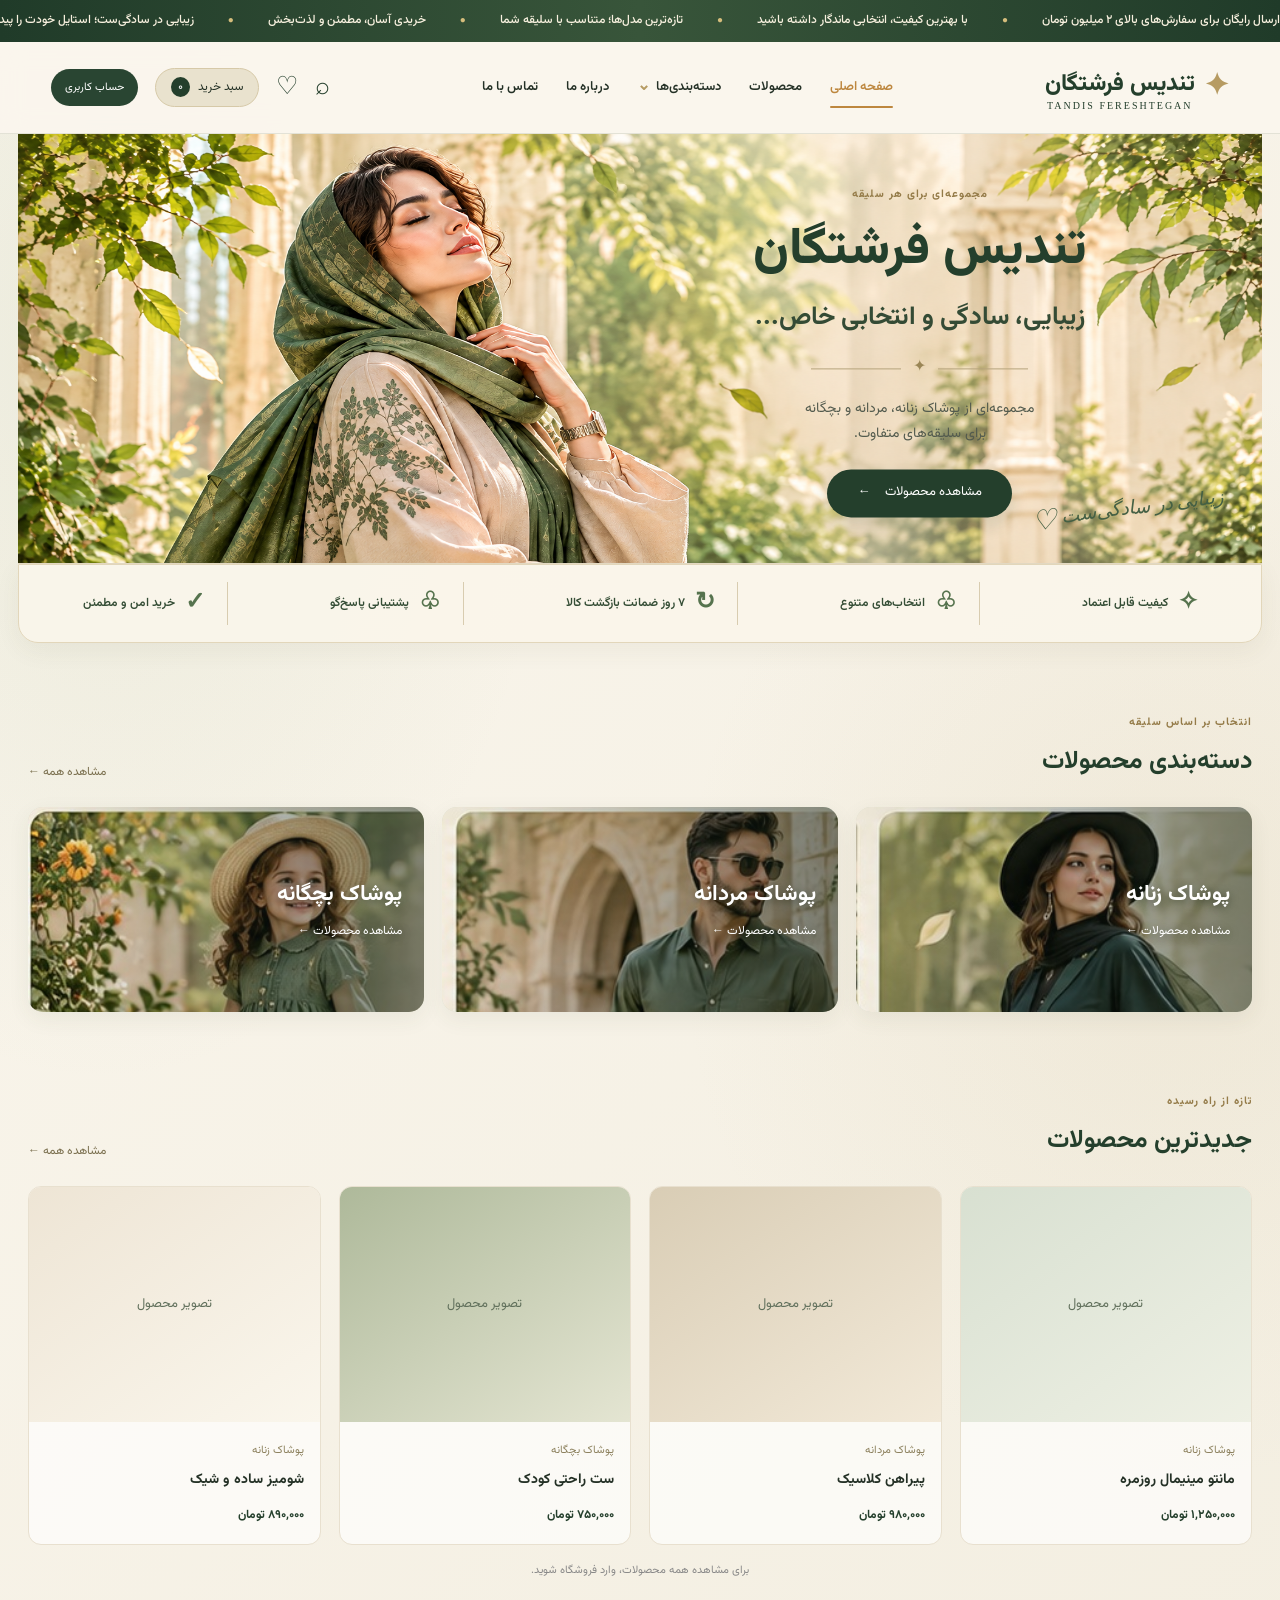
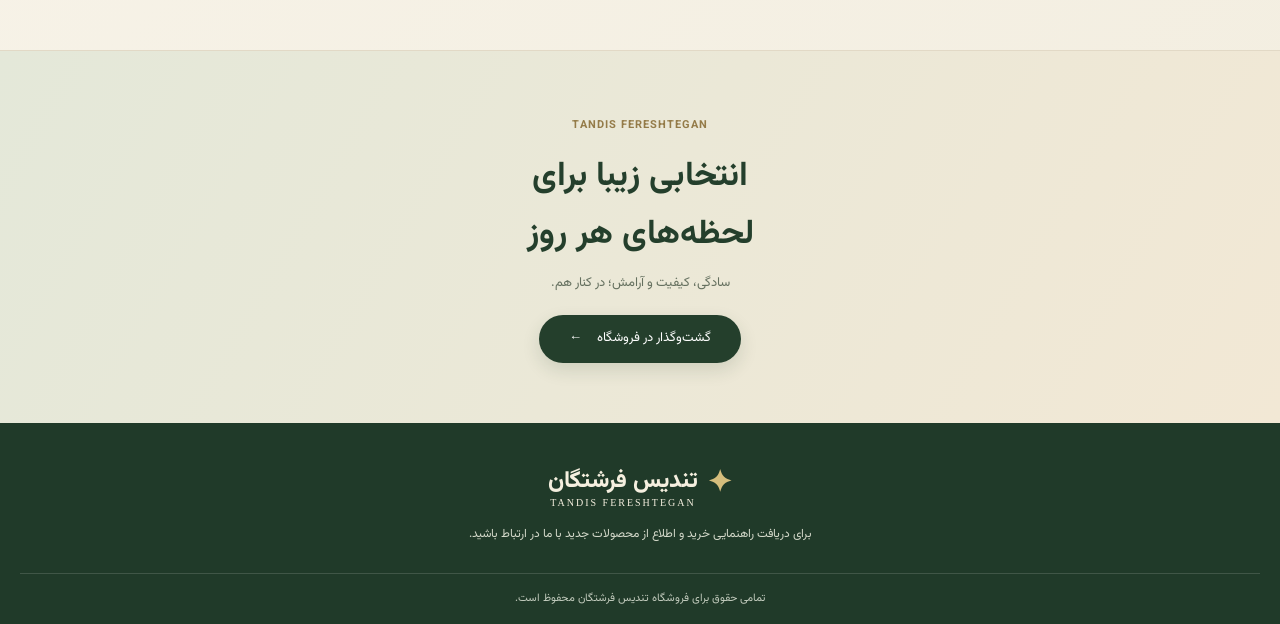
<file: index.html>
<!DOCTYPE html>
<html lang="fa" dir="rtl">
<head>
  <meta charset="UTF-8">
  <meta name="viewport" content="width=device-width, initial-scale=1.0">
  <meta name="description" content="تندیس فرشتگان، تولیدی و مجموعه پوشاک زنانه، مردانه و بچگانه؛ مشاهده نمونه محصولات، آشنایی با مجموعه و انتخاب پوشاک باکیفیت.">
  <title>تندیس فرشتگان | تولیدی پوشاک</title>
  <link rel="stylesheet" href="style.css">
  <link rel="preconnect" href="https://fonts.googleapis.com">
  <link rel="preconnect" href="https://fonts.gstatic.com" crossorigin>
  <link href="https://fonts.googleapis.com/css2?family=Vazirmatn:wght@300;400;500;600;700;800&display=swap" rel="stylesheet">

  <meta name="robots" content="index,follow,max-image-preview:large">
  <link rel="canonical" href="https://artiyanxz.github.io/tandis-bal-fereshtegan/">
  <meta property="og:type" content="website">
  <meta property="og:locale" content="fa_IR">
  <meta property="og:site_name" content="تندیس فرشتگان">
  <meta property="og:title" content="تندیس فرشتگان | تولیدی پوشاک">
  <meta property="og:description" content="تندیس فرشتگان، تولیدی و مجموعه پوشاک زنانه، مردانه و بچگانه؛ مشاهده نمونه محصولات، آشنایی با مجموعه و انتخاب پوشاک باکیفیت.">
  <meta property="og:url" content="https://artiyanxz.github.io/tandis-bal-fereshtegan/">
  <meta property="og:image" content="https://artiyanxz.github.io/tandis-bal-fereshtegan/images/og-tandis.svg">
  <meta name="twitter:card" content="summary_large_image">
  <meta name="twitter:title" content="تندیس فرشتگان | تولیدی پوشاک">
  <meta name="twitter:description" content="تندیس فرشتگان، تولیدی و مجموعه پوشاک زنانه، مردانه و بچگانه؛ مشاهده نمونه محصولات، آشنایی با مجموعه و انتخاب پوشاک باکیفیت.">
  <meta name="twitter:image" content="https://artiyanxz.github.io/tandis-bal-fereshtegan/images/og-tandis.svg">
  <meta name="theme-color" content="#243f2c">
  <link rel="icon" type="image/svg+xml" href="favicon.svg">

<script type="application/ld+json">
{
  "@context":"https://schema.org",
  "@graph":[
    {
      "@type":"WebSite",
      "@id":"https://artiyanxz.github.io/tandis-bal-fereshtegan/#website",
      "url":"https://artiyanxz.github.io/tandis-bal-fereshtegan/",
      "name":"تندیس فرشتگان",
      "alternateName":["تندیس","تندیس فرشتگان تولیدی پوشاک"],
      "inLanguage":"fa-IR"
    },
    {
      "@type":"Organization",
      "@id":"https://artiyanxz.github.io/tandis-bal-fereshtegan/#organization",
      "name":"تندیس فرشتگان",
      "url":"https://artiyanxz.github.io/tandis-bal-fereshtegan/",
      "email":"tandis.fereshtegan.ir@gmail.com"
    }
  ]
}
</script>
</head>
<body>

  <!-- نوار تبلیغاتی متحرک -->
  <div class="announcement" aria-label="پیام‌های فروشگاه">
    <div class="announcement-track">
      <span>ارسال رایگان برای سفارش‌های بالای ۲ میلیون تومان</span><b>●</b>
      <span>با بهترین کیفیت، انتخابی ماندگار داشته باشید</span><b>●</b>
      <span>تازه‌ترین مدل‌ها؛ متناسب با سلیقه شما</span><b>●</b>
      <span>خریدی آسان، مطمئن و لذت‌بخش</span><b>●</b>
      <span>زیبایی در سادگی‌ست؛ استایل خودت را پیدا کن</span><b>●</b>
      <span>ارسال رایگان برای سفارش‌های بالای ۲ میلیون تومان</span><b>●</b>
      <span>با بهترین کیفیت، انتخابی ماندگار داشته باشید</span><b>●</b>
      <span>تازه‌ترین مدل‌ها؛ متناسب با سلیقه شما</span><b>●</b>
      <span>خریدی آسان، مطمئن و لذت‌بخش</span><b>●</b>
      <span>زیبایی در سادگی‌ست؛ استایل خودت را پیدا کن</span><b>●</b>
    </div>
  </div>


<header class="site-header">

    <a class="brand" href="index.html">
        <span class="brand-mark">✦</span>
        <span>
            تندیس فرشتگان
            <small>TANDIS FERESHTEGAN</small>
        </span>
    </a>

    <nav class="nav">
        <a class="active" href="index.html">صفحه اصلی</a>
        <a href="shop.html">محصولات</a>
        <div class="nav-dropdown">
  <a class="nav-dropdown-trigger" href="index.html#categories" aria-haspopup="true">دسته‌بندی‌ها <span>⌄</span></a>
  <div class="mega-menu">
    <div class="mega-column"><h3>پوشاک زنانه</h3><span>مانتو و پالتو</span><span>شومیز و بلوز</span><span>شلوار و دامن</span><span>ست و لباس راحتی</span><span>لباس مجلسی</span></div>
    <div class="mega-column"><h3>پوشاک مردانه</h3><span>پیراهن و تیشرت</span><span>شلوار</span><span>هودی و سویشرت</span><span>کاپشن و پالتو</span><span>لباس راحتی</span></div>
    <div class="mega-column"><h3>پوشاک بچگانه</h3><span>دخترانه</span><span>پسرانه</span><span>نوزاد</span><span>کودک</span><span>نوجوان</span></div>
    <div class="mega-column"><h3>فصل و مناسبت</h3><span>زمستانه</span><span>تابستانه</span><span>بهاره</span><span>پاییزه</span><span>لباس‌های مناسبتی</span></div>
  </div>
</div>
        <a href="about.html">درباره ما</a>
        <a href="contact.html">تماس با ما</a>
    </nav>

    <div class="header-tools">
        <a class="icon-link" href="shop.html" aria-label="جست‌وجو">⌕</a>
        <a class="icon-link" href="index.html#contact" aria-label="علاقه‌مندی‌ها">♡</a>
        <a class="cart-link" href="shop.html">
            سبد خرید <span>۰</span>
        </a>
    <a class="account-link" href="auth.html">حساب کاربری</a>
    </div>

</header>


  <main>
    <section class="hero">
      <div class="hero-copy">
        <span class="eyebrow">مجموعه‌ای برای هر سلیقه</span>
        <h1>تندیس فرشتگان</h1>
        <h2>زیبایی، سادگی و انتخابی خاص...</h2>
        <div class="ornament"><i></i> ✦ <i></i></div>
        <p>مجموعه‌ای از پوشاک زنانه، مردانه و بچگانه<br>برای سلیقه‌های متفاوت.</p>
        <a href="shop.html" class="primary-button">مشاهده محصولات <span>←</span></a>
      </div>
      <div class="hero-note">زیبایی در سادگی‌ست <span>♡</span></div>
    </section>

    <section class="benefits" aria-label="مزایای خرید">
      <div><span>✧</span><p>کیفیت قابل اعتماد</p></div>
      <div><span>♧</span><p>انتخاب‌های متنوع</p></div>
      <div><span>↻</span><p>۷ روز ضمانت بازگشت کالا</p></div>
      <div><span>♧</span><p>پشتیبانی پاسخ‌گو</p></div>
      <div><span>✓</span><p>خرید امن و مطمئن</p></div>
    </section>

    <section class="section categories" id="categories">
      <div class="section-heading">
        <div><span class="eyebrow">انتخاب بر اساس سلیقه</span><h2>دسته‌بندی محصولات</h2></div>
        <a href="#products" class="text-link">مشاهده همه ←</a>
      </div>
      <div class="category-grid">
        <a class="category-card" href="#products">
          <img src="images/category-women.jpg" alt="پوشاک زنانه">
          <span class="category-shade"></span>
          <span class="category-label"><strong>پوشاک زنانه</strong><small>مشاهده محصولات ←</small></span>
        </a>
        <a class="category-card" href="#products">
          <img src="images/category-men.jpg" alt="پوشاک مردانه">
          <span class="category-shade"></span>
          <span class="category-label"><strong>پوشاک مردانه</strong><small>مشاهده محصولات ←</small></span>
        </a>
        <a class="category-card" href="#products">
          <img src="images/category-kids.jpg" alt="پوشاک بچگانه">
          <span class="category-shade"></span>
          <span class="category-label"><strong>پوشاک بچگانه</strong><small>مشاهده محصولات ←</small></span>
        </a>
      </div>
    </section>

    <section class="section products" id="products">
      <div class="section-heading">
        <div><span class="eyebrow">تازه از راه رسیده</span><h2>جدیدترین محصولات</h2></div>
        <a href="#products" class="text-link">مشاهده همه ←</a>
      </div>
      <div class="product-grid">
        <article class="product-card"><div class="product-placeholder sage">تصویر محصول</div><div class="product-info"><small>پوشاک زنانه</small><h3>مانتو مینیمال روزمره</h3><strong>۱,۲۵۰,۰۰۰ تومان</strong></div></article>
        <article class="product-card"><div class="product-placeholder sand">تصویر محصول</div><div class="product-info"><small>پوشاک مردانه</small><h3>پیراهن کلاسیک</h3><strong>۹۸۰,۰۰۰ تومان</strong></div></article>
        <article class="product-card"><div class="product-placeholder olive">تصویر محصول</div><div class="product-info"><small>پوشاک بچگانه</small><h3>ست راحتی کودک</h3><strong>۷۵۰,۰۰۰ تومان</strong></div></article>
        <article class="product-card"><div class="product-placeholder cream">تصویر محصول</div><div class="product-info"><small>پوشاک زنانه</small><h3>شومیز ساده و شیک</h3><strong>۸۹۰,۰۰۰ تومان</strong></div></article>
      </div>
      <p class="demo-note">برای مشاهده همه محصولات، وارد فروشگاه شوید.</p>
    </section>

    <section class="closing-banner" >
      <span class="eyebrow">TANDIS FERESHTEGAN</span>
      <h2>انتخابی زیبا برای<br>لحظه‌های هر روز</h2>
      <p>سادگی، کیفیت و آرامش؛ در کنار هم.</p>
    <a href="shop.html" class="primary-button">
   گشت‌وگذار در فروشگاه
    <span>←</span>
</a>
    </section>
  </main>

  <footer class="footer" >
    <a class="brand footer-brand" href="#"><span class="brand-mark">✦</span><span>تندیس فرشتگان<small>TANDIS FERESHTEGAN</small></span></a>
    <p>برای دریافت راهنمایی خرید و اطلاع از محصولات جدید با ما در ارتباط باشید.</p>
    <div class="footer-bottom">تمامی حقوق برای فروشگاه تندیس فرشتگان محفوظ است.</div>
  </footer>


<script>
/* انتخاب خودکار منوی صفحه یا بخش فعلی */
(() => {
    const links = [...document.querySelectorAll(".nav a")];
    const file = location.pathname.split("/").pop() || "index.html";
    const hash = location.hash;

    let active = hash
        ? links.find(link => link.getAttribute("href").endsWith(hash))
        : null;

    if (!active) {
        const target = file === "shop.html" ? "shop.html" : "index.html";
        active = links.find(link => link.getAttribute("href") === target);
    }

    links.forEach(link => link.classList.toggle("active", link === active));
})();
</script>

<script src="store.js"></script><script>
(()=>{const grid=document.querySelector('.product-grid');if(!grid)return;const items=TandisStore.getProducts().slice(-4).reverse();items.forEach(item=>{const card=document.createElement('article');card.className='product-card';const image=document.createElement('img');image.src=item.image;image.alt=item.name;image.style.cssText='width:100%;height:240px;object-fit:cover;border-radius:14px 14px 0 0';const info=document.createElement('div');info.className='product-info';const small=document.createElement('small');small.textContent='پوشاک '+item.categoryLabel;const title=document.createElement('h3');title.textContent=item.name;const price=document.createElement('strong');price.textContent=Number(item.price).toLocaleString('fa-IR')+' تومان';info.append(small,title,price);card.append(image,info);grid.prepend(card)})})();
</script>
</body>
</html>
</file>
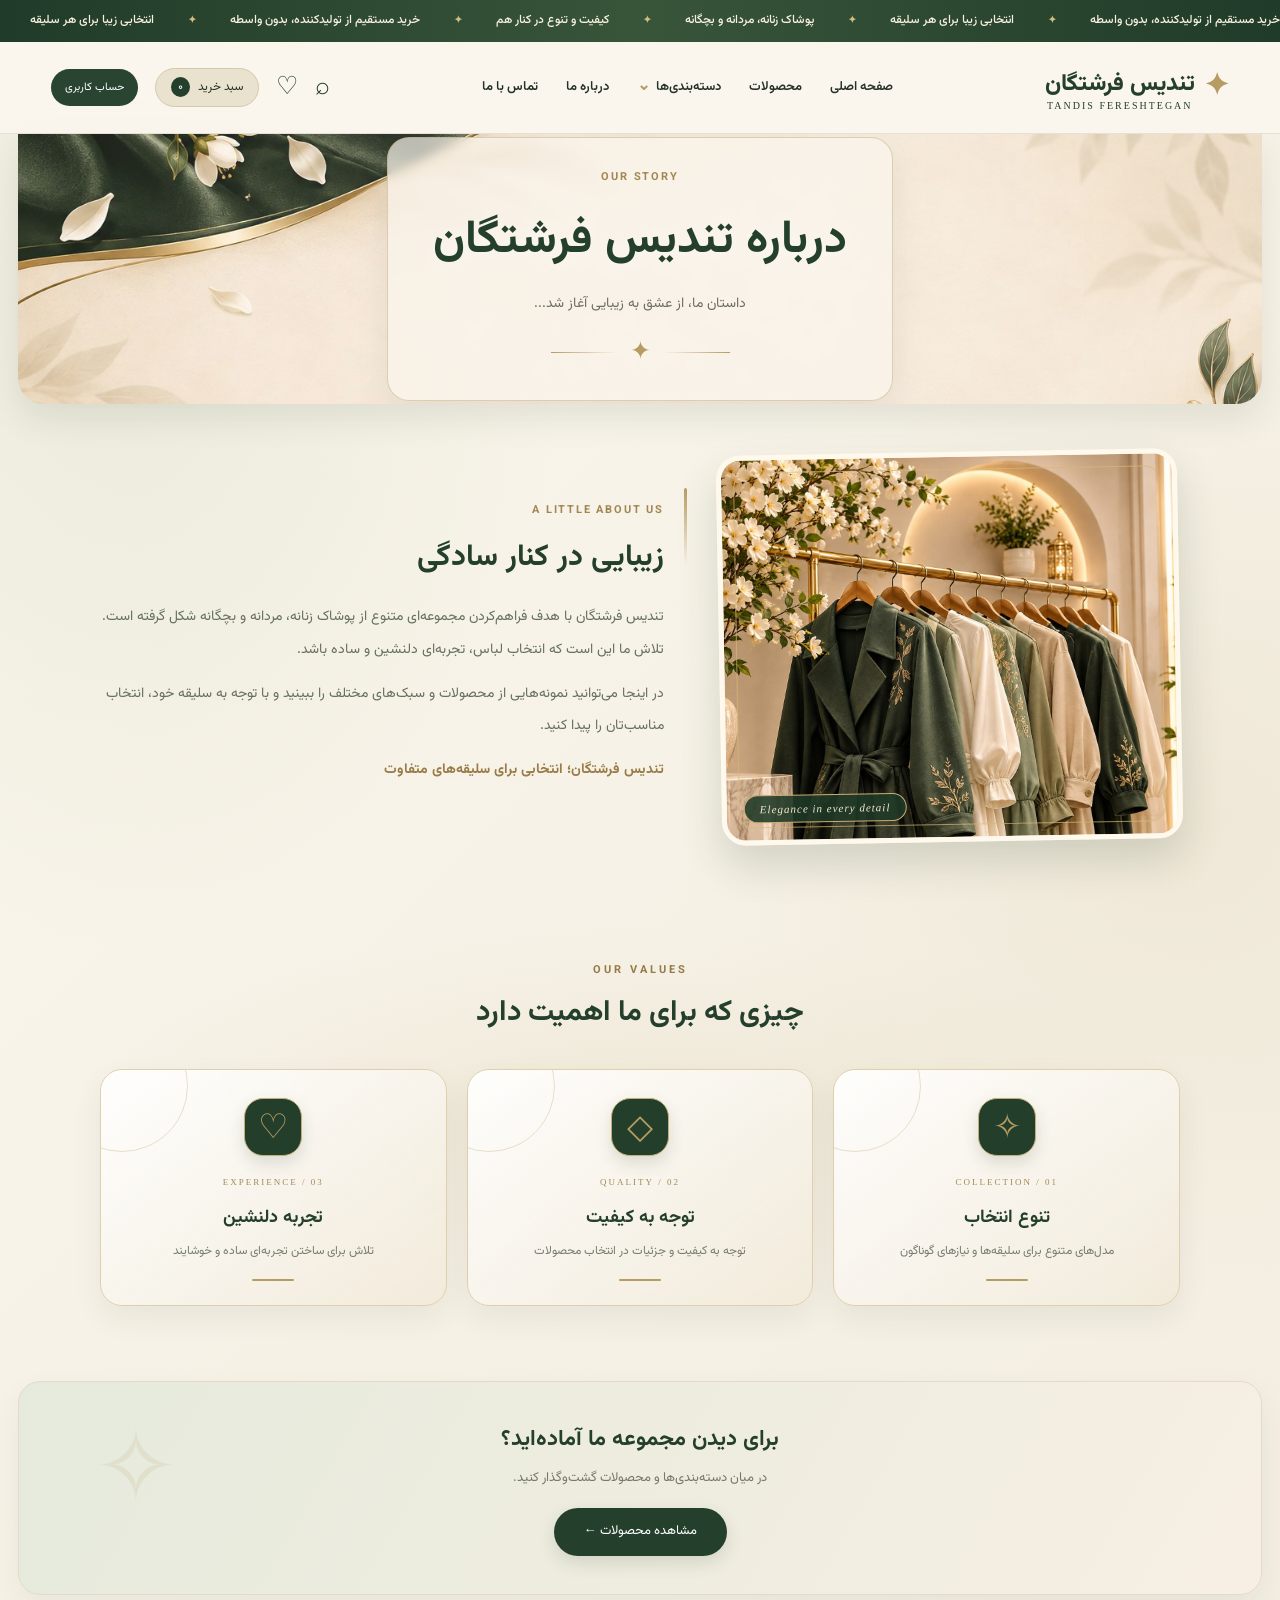
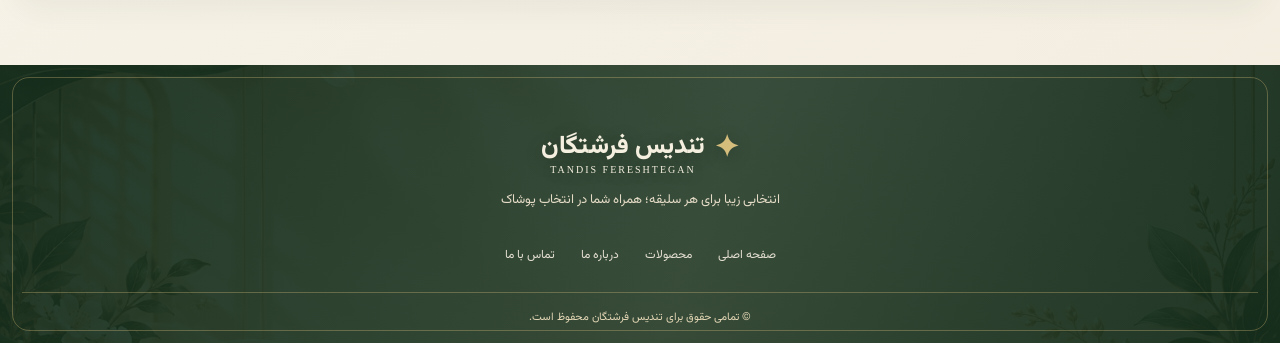
<file: about.html>
<!DOCTYPE html><html lang="fa" dir="rtl"><head>
<meta charset="UTF-8"><meta name="viewport" content="width=device-width, initial-scale=1.0">
<meta name="description" content="با تندیس فرشتگان آشنا شوید؛ معرفی مجموعه، نگاه ما به کیفیت، تنوع پوشاک و مسیر انتخاب محصولات.">
<title>درباره تندیس فرشتگان | تولیدی پوشاک</title>
<link rel="preconnect" href="https://fonts.googleapis.com"><link rel="preconnect" href="https://fonts.gstatic.com" crossorigin>
<link href="https://fonts.googleapis.com/css2?family=Vazirmatn:wght@300;400;500;600;700;800&display=swap" rel="stylesheet">
<link rel="stylesheet" href="style.css"><link rel="stylesheet" href="shop.css"><link rel="stylesheet" href="pages.css">
  <meta name="robots" content="index,follow,max-image-preview:large">
  <link rel="canonical" href="https://artiyanxz.github.io/tandis-bal-fereshtegan/about.html">
  <meta property="og:type" content="website">
  <meta property="og:locale" content="fa_IR">
  <meta property="og:site_name" content="تندیس فرشتگان">
  <meta property="og:title" content="درباره تندیس فرشتگان | تولیدی پوشاک">
  <meta property="og:description" content="با تندیس فرشتگان آشنا شوید؛ معرفی مجموعه، نگاه ما به کیفیت، تنوع پوشاک و مسیر انتخاب محصولات.">
  <meta property="og:url" content="https://artiyanxz.github.io/tandis-bal-fereshtegan/about.html">
  <meta property="og:image" content="https://artiyanxz.github.io/tandis-bal-fereshtegan/images/og-tandis.svg">
  <meta name="twitter:card" content="summary_large_image">
  <meta name="twitter:title" content="درباره تندیس فرشتگان | تولیدی پوشاک">
  <meta name="twitter:description" content="با تندیس فرشتگان آشنا شوید؛ معرفی مجموعه، نگاه ما به کیفیت، تنوع پوشاک و مسیر انتخاب محصولات.">
  <meta name="twitter:image" content="https://artiyanxz.github.io/tandis-bal-fereshtegan/images/og-tandis.svg">
  <meta name="theme-color" content="#243f2c">
  <link rel="icon" type="image/svg+xml" href="favicon.svg">

</head><body>
<div class="announcement"><div class="announcement-track">
<span>خرید مستقیم از تولیدکننده، بدون واسطه</span><b>✦</b><span>انتخابی زیبا برای هر سلیقه</span><b>✦</b>
<span>پوشاک زنانه، مردانه و بچگانه</span><b>✦</b><span>کیفیت و تنوع در کنار هم</span><b>✦</b>
<span>خرید مستقیم از تولیدکننده، بدون واسطه</span><b>✦</b><span>انتخابی زیبا برای هر سلیقه</span><b>✦</b>
</div></div>
<header class="site-header">
<a class="brand" href="index.html"><span class="brand-mark">✦</span><span>تندیس فرشتگان<small>TANDIS FERESHTEGAN</small></span></a>
<nav class="nav" aria-label="منوی اصلی">
<a href="index.html">صفحه اصلی</a><a href="shop.html">محصولات</a>
<div class="nav-dropdown"><a class="nav-dropdown-trigger" href="index.html#categories" aria-haspopup="true">دسته‌بندی‌ها <span>⌄</span></a>
<div class="mega-menu">
<div class="mega-column"><h3>پوشاک زنانه</h3><span>مانتو و پالتو</span><span>شومیز و بلوز</span><span>شلوار و دامن</span><span>لباس مجلسی</span></div>
<div class="mega-column"><h3>پوشاک مردانه</h3><span>پیراهن و تیشرت</span><span>شلوار</span><span>هودی و سویشرت</span><span>لباس راحتی</span></div>
<div class="mega-column"><h3>پوشاک بچگانه</h3><span>دخترانه</span><span>پسرانه</span><span>نوزاد و کودک</span><span>نوجوان</span></div>
<div class="mega-column"><h3>فصل و مناسبت</h3><span>زمستانه</span><span>تابستانه</span><span>بهاره</span><span>پاییزه</span></div>
</div></div>
<a href="about.html">درباره ما</a><a href="contact.html">تماس با ما</a>
</nav>
<div class="header-tools"><a class="icon-link" href="shop.html" aria-label="جست‌وجو">⌕</a><a class="icon-link" href="contact.html" aria-label="ارتباط با ما">♡</a><a class="cart-link" href="shop.html">سبد خرید <span>۰</span></a><a class="account-link" href="auth.html">حساب کاربری</a></div>
</header>
<main class="info-page">
<section class="info-hero about-hero"><div class="info-hero-content"><span class="page-eyebrow">OUR STORY</span><h1>درباره تندیس فرشتگان</h1><p>داستان ما، از عشق به زیبایی آغاز شد...</p><div class="page-ornament">✦</div></div></section>
<section class="about-story">
<div class="about-art"><img src="images/about-boutique.jpg" alt="فضای بوتیک و مجموعه‌ای از پوشاک تندیس فرشتگان"><span class="art-caption">Elegance in every detail</span></div>
<div class="about-copy"><span class="page-eyebrow">A LITTLE ABOUT US</span><h2>زیبایی در کنار سادگی</h2>
<p>تندیس فرشتگان با هدف فراهم‌کردن مجموعه‌ای متنوع از پوشاک زنانه، مردانه و بچگانه شکل گرفته است. تلاش ما این است که انتخاب لباس، تجربه‌ای دلنشین و ساده باشد.</p>
<p>در اینجا می‌توانید نمونه‌هایی از محصولات و سبک‌های مختلف را ببینید و با توجه به سلیقه خود، انتخاب مناسب‌تان را پیدا کنید.</p>
<p class="about-signature">تندیس فرشتگان؛ انتخابی برای سلیقه‌های متفاوت</p></div></section>
<section class="values-section"><div class="section-heading"><div><span class="eyebrow">OUR VALUES</span><h2>چیزی که برای ما اهمیت دارد</h2></div></div>
<div class="values-grid">
<article class="value-card"><span class="value-icon">✧</span><small>01 / COLLECTION</small><h3>تنوع انتخاب</h3><p>مدل‌های متنوع برای سلیقه‌ها و نیازهای گوناگون</p><i class="value-line"></i></article>
<article class="value-card"><span class="value-icon">◇</span><small>02 / QUALITY</small><h3>توجه به کیفیت</h3><p>توجه به کیفیت و جزئیات در انتخاب محصولات</p><i class="value-line"></i></article>
<article class="value-card"><span class="value-icon">♡</span><small>03 / EXPERIENCE</small><h3>تجربه دلنشین</h3><p>تلاش برای ساختن تجربه‌ای ساده و خوشایند</p><i class="value-line"></i></article></div></section>
<section class="about-cta"><h2>برای دیدن مجموعه ما آماده‌اید؟</h2><p>در میان دسته‌بندی‌ها و محصولات گشت‌وگذار کنید.</p><a class="primary-button" href="shop.html">مشاهده محصولات ←</a></section>
</main>
<footer class="footer footer-luxe">
<a class="brand footer-brand" href="index.html"><span class="brand-mark">✦</span><span>تندیس فرشتگان<small>TANDIS FERESHTEGAN</small></span></a>
<p>انتخابی زیبا برای هر سلیقه؛ همراه شما در انتخاب پوشاک</p>
<div class="footer-links"><a href="index.html">صفحه اصلی</a><a href="shop.html">محصولات</a><a href="about.html">درباره ما</a><a href="contact.html">تماس با ما</a></div>
<div class="footer-bottom">© تمامی حقوق برای تندیس فرشتگان محفوظ است.</div></footer></body></html>
</file>
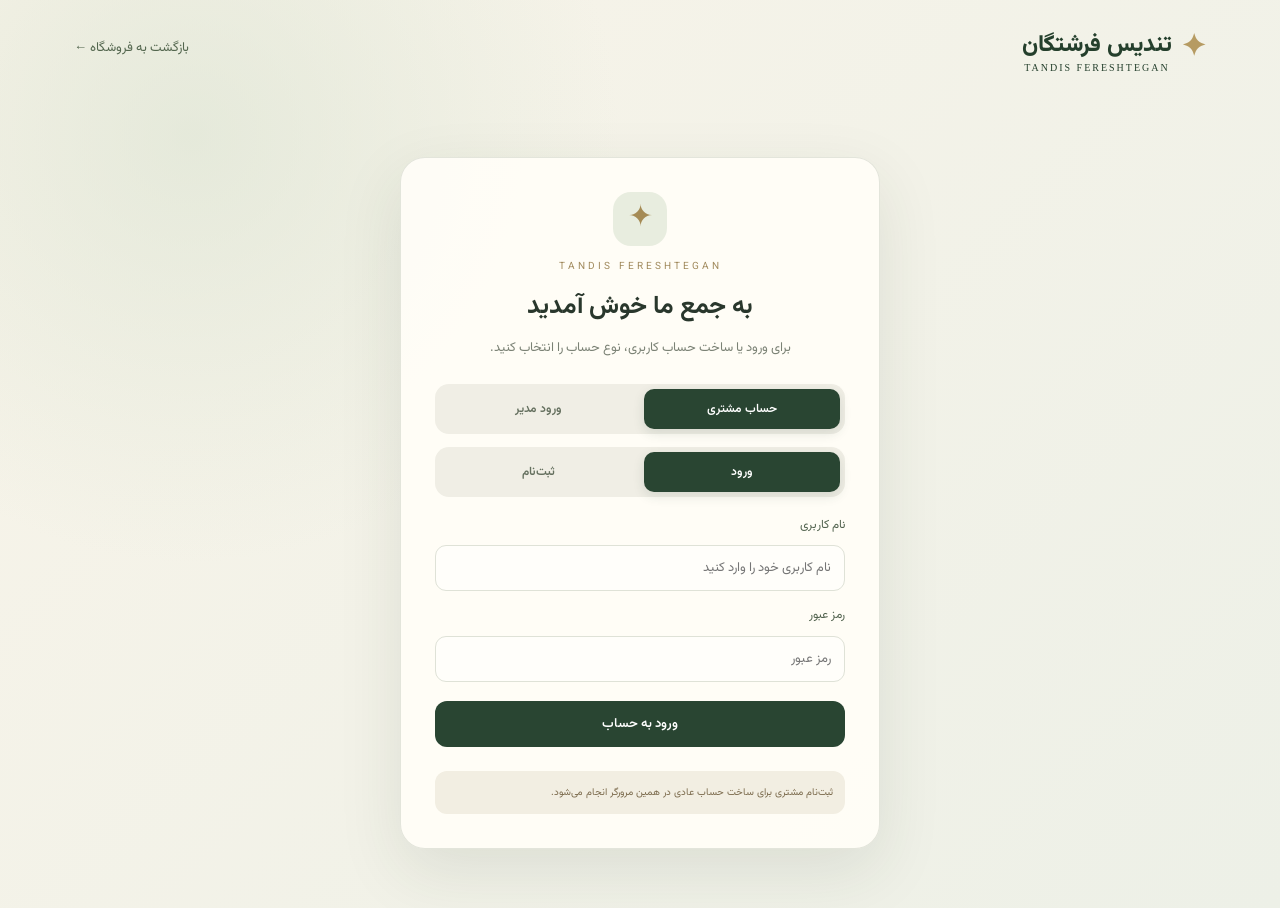
<file: account.html>
<!DOCTYPE html><html lang="fa" dir="rtl"><head><meta charset="UTF-8"><meta name="viewport" content="width=device-width,initial-scale=1"><title>حساب کاربری | تندیس فرشتگان</title><link rel="preconnect" href="https://fonts.googleapis.com"><link rel="preconnect" href="https://fonts.gstatic.com" crossorigin><link href="https://fonts.googleapis.com/css2?family=Vazirmatn:wght@300;400;500;600;700;800&display=swap" rel="stylesheet"><link rel="stylesheet" href="style.css"><link rel="stylesheet" href="panel.css"></head><body class="panel-body"><header class="panel-top"><a class="brand" href="index.html"><span class="brand-mark">✦</span><span>تندیس فرشتگان<small>TANDIS FERESHTEGAN</small></span></a><a class="back-link" href="shop.html">بازگشت به فروشگاه ←</a></header><main class="auth-wrap"><section class="dashboard-card"><div class="panel-emblem">♡</div><span class="panel-kicker">MY ACCOUNT</span><h1 style="text-align:center">حساب کاربری من</h1><div class="account-summary"><strong id="customerName">کاربر</strong><p id="customerUsername"></p></div><p style="font-size:13px;line-height:2;color:#727c6d">حساب مشتری شما ساخته شده است. در نسخه فعلی، اطلاعات حساب فقط در همین مرورگر نگهداری می‌شود. پس از راه‌اندازی سرور، می‌توانیم سفارش‌ها و اطلاعات واقعی حساب را هم به این بخش اضافه کنیم.</p><div class="dashboard-actions"><a class="soft-btn" href="shop.html">رفتن به فروشگاه</a><button class="danger-btn" id="logoutBtn">خروج از حساب</button></div></section></main><script src="store.js"></script><script>const s=TandisStore.getSession();if(!s||s.role!=='customer')location.replace('auth.html');else{document.getElementById('customerName').textContent=s.name;document.getElementById('customerUsername').textContent='نام کاربری: '+s.username}document.getElementById('logoutBtn').onclick=()=>TandisStore.logout();</script></body></html>
</file>
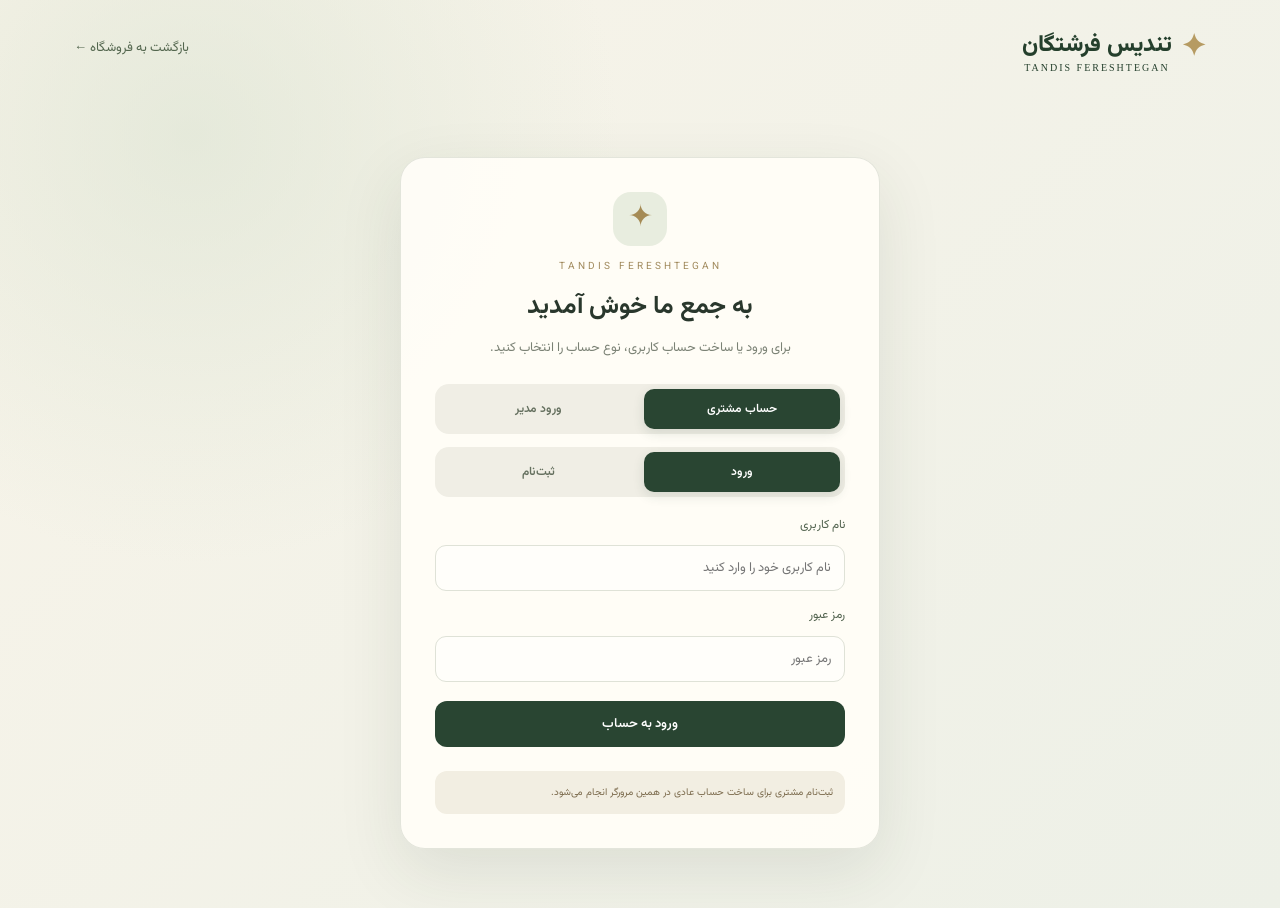
<file: admin.html>
<!DOCTYPE html><html lang="fa" dir="rtl"><head><meta charset="UTF-8"><meta name="viewport" content="width=device-width,initial-scale=1"><title>مدیریت فروشگاه | تندیس فرشتگان</title><link rel="preconnect" href="https://fonts.googleapis.com"><link rel="preconnect" href="https://fonts.gstatic.com" crossorigin><link href="https://fonts.googleapis.com/css2?family=Vazirmatn:wght@300;400;500;600;700;800&display=swap" rel="stylesheet"><link rel="stylesheet" href="style.css"><link rel="stylesheet" href="panel.css"></head><body class="panel-body"><header class="panel-top"><a class="brand" href="index.html"><span class="brand-mark">✦</span><span>تندیس فرشتگان<small>TANDIS FERESHTEGAN</small></span></a><a class="back-link" href="shop.html">مشاهده فروشگاه ←</a></header><main class="dashboard-wrap"><div class="dashboard-head"><div><span class="panel-kicker" style="text-align:right">ADMIN WORKSPACE</span><h1>پنل مدیریت فروشگاه</h1><p>مدیریت و افزودن محصولات تندیس فرشتگان</p></div><div class="dashboard-actions"><span class="soft-btn" id="adminName">مدیر فروشگاه</span><button class="danger-btn" id="logoutBtn">خروج از حساب</button></div></div><div class="dashboard-grid"><section class="dashboard-card"><h2>✦ افزودن محصول جدید</h2><form id="productForm" class="form-grid"><div class="field full"><label for="pName">نام محصول</label><input id="pName" required placeholder="مثلاً مانتو زمستانی مدل آوا"></div><div class="field"><label for="pPrice">قیمت (تومان)</label><input id="pPrice" type="number" min="0" required placeholder="1250000"></div><div class="field"><label for="pCategory">دسته اصلی</label><select id="pCategory"><option value="women">زنانه</option><option value="men">مردانه</option><option value="kids">بچگانه</option></select></div><div class="field full"><label for="pDescription">توضیحات محصول</label><textarea id="pDescription" placeholder="توضیحات کوتاه، جنس، رنگ و ..."></textarea></div><div class="field full"><label>گروه‌های تکمیلی</label><div class="check-grid"><label><input type="checkbox" name="pTags" value="دخترانه"> دخترانه</label><label><input type="checkbox" name="pTags" value="پسرانه"> پسرانه</label><label><input type="checkbox" name="pTags" value="نوزاد"> نوزاد</label><label><input type="checkbox" name="pTags" value="کودک"> کودک</label><label><input type="checkbox" name="pTags" value="نوجوان"> نوجوان</label><label><input type="checkbox" name="pTags" value="زمستانه"> زمستانه</label><label><input type="checkbox" name="pTags" value="تابستانه"> تابستانه</label><label><input type="checkbox" name="pTags" value="بهاره"> بهاره</label><label><input type="checkbox" name="pTags" value="پاییزه"> پاییزه</label></div></div><div class="field full"><label for="pImage">عکس محصول</label><input id="pImage" type="file" accept="image/*" required><img id="imagePreview" class="preview-img hidden" alt="پیش‌نمایش عکس"></div><div class="field full"><button class="panel-primary" type="submit">ذخیره محصول در این مرورگر</button><p id="saveMessage" class="form-message"></p></div></form></section><section class="dashboard-card"><h2>محصولات ثبت‌شده <span id="adminCount"></span></h2><div id="adminProductList" class="admin-product-list"></div><div class="security-note" style="margin-top:16px">محصولات و عکس‌ها فعلاً فقط در حافظه همین مرورگر ذخیره می‌شوند. با پاک‌کردن داده‌های مرورگر ممکن است از بین بروند و روی دستگاه‌های دیگر دیده نمی‌شوند.</div></section></div></main><script src="store.js"></script><script>
const session=TandisStore.getSession();if(!session||session.role!=='admin'){location.replace('auth.html')}else{document.getElementById('adminName').textContent=session.name||'مدیر فروشگاه'}
let imageData='';const fileInput=document.getElementById('pImage');fileInput.addEventListener('change',()=>{const file=fileInput.files[0];if(!file)return;if(file.size>2*1024*1024){alert('لطفاً تصویری کوچک‌تر از ۲ مگابایت انتخاب کن.');fileInput.value='';return;}const reader=new FileReader();reader.onload=()=>{imageData=reader.result;const img=document.getElementById('imagePreview');img.src=imageData;img.classList.remove('hidden')};reader.readAsDataURL(file)});
function renderProducts(){const list=document.getElementById('adminProductList'),items=TandisStore.getProducts();document.getElementById('adminCount').textContent='('+items.length+')';list.innerHTML='';if(!items.length){list.innerHTML='<div class="empty-list">هنوز محصولی اضافه نکردی.</div>';return;}items.slice().reverse().forEach(item=>{const row=document.createElement('div');row.className='admin-product';const img=document.createElement('img');img.src=item.image;img.alt=item.name;const info=document.createElement('div'),h=document.createElement('h3'),p=document.createElement('p');h.textContent=item.name;p.textContent=Number(item.price).toLocaleString('fa-IR')+' تومان · '+item.categoryLabel;info.append(h,p);const del=document.createElement('button');del.textContent='حذف';del.addEventListener('click',()=>{if(confirm('این محصول حذف شود؟')){TandisStore.saveProducts(TandisStore.getProducts().filter(x=>x.id!==item.id));renderProducts()}});row.append(img,info,del);list.append(row)})}
document.getElementById('productForm').addEventListener('submit',e=>{e.preventDefault();if(!imageData){document.getElementById('saveMessage').textContent='اول عکس محصول را انتخاب کن.';return;}const category=document.getElementById('pCategory').value,labels={women:'زنانه',men:'مردانه',kids:'بچگانه'},tags=[...document.querySelectorAll('[name="pTags"]:checked')].map(x=>x.value);const item={id:Date.now().toString(),name:document.getElementById('pName').value.trim(),price:document.getElementById('pPrice').value,description:document.getElementById('pDescription').value.trim(),category,categoryLabel:labels[category],tags,image:imageData,createdAt:new Date().toISOString()};const items=TandisStore.getProducts();items.push(item);TandisStore.saveProducts(items);document.getElementById('productForm').reset();imageData='';document.getElementById('imagePreview').classList.add('hidden');document.getElementById('saveMessage').textContent='محصول با موفقیت در این مرورگر ذخیره شد.';renderProducts()});document.getElementById('logoutBtn').addEventListener('click',()=>TandisStore.logout());renderProducts();
</script></body></html>
</file>
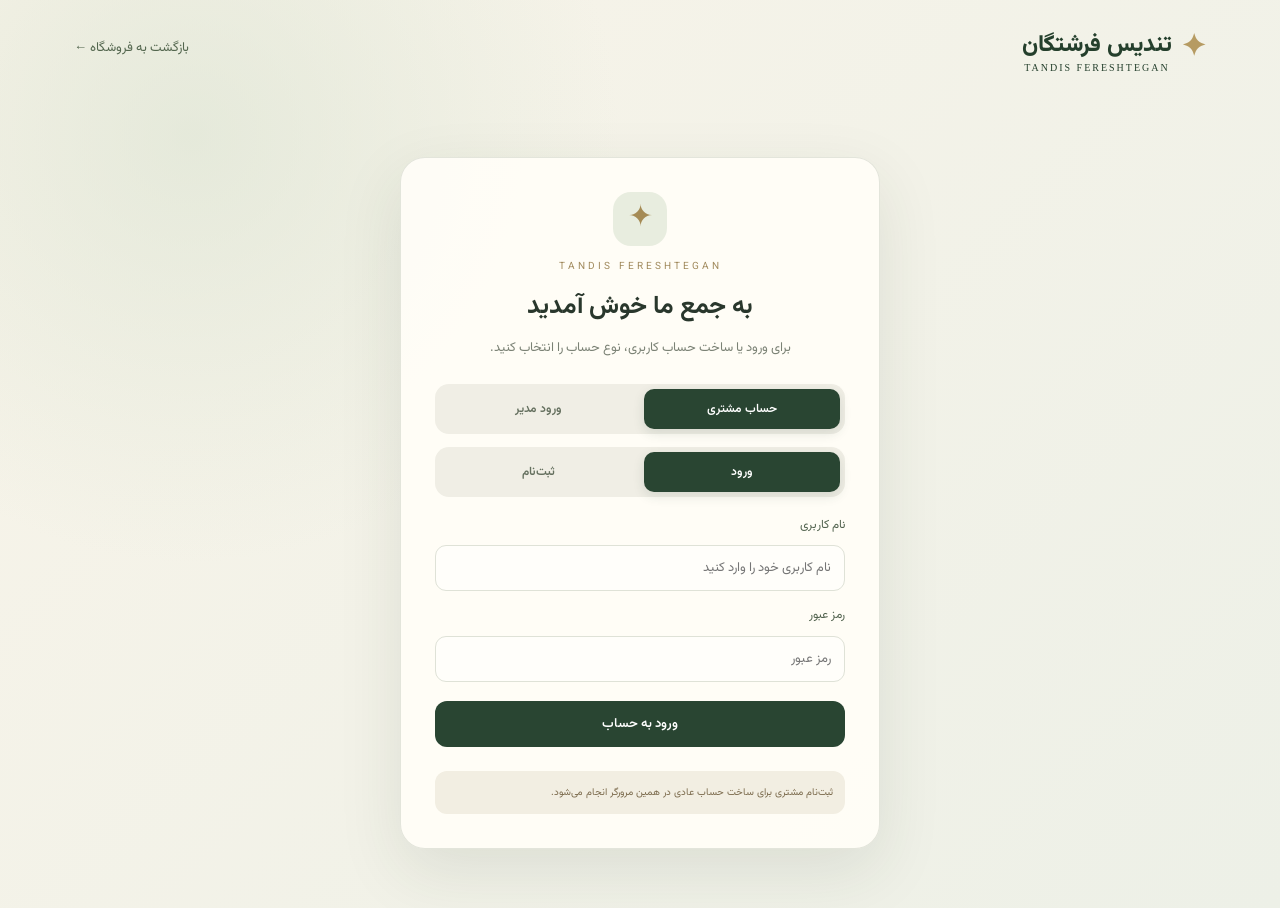
<file: auth.html>
<!DOCTYPE html>
<html lang="fa" dir="rtl"><head><meta charset="UTF-8"><meta name="viewport" content="width=device-width,initial-scale=1"><title>ورود و ثبت‌نام | تندیس فرشتگان</title><link rel="preconnect" href="https://fonts.googleapis.com"><link rel="preconnect" href="https://fonts.gstatic.com" crossorigin><link href="https://fonts.googleapis.com/css2?family=Vazirmatn:wght@300;400;500;600;700;800&display=swap" rel="stylesheet"><link rel="stylesheet" href="style.css"><link rel="stylesheet" href="panel.css"></head>
<body class="panel-body"><div class="panel-top"><a class="brand" href="index.html"><span class="brand-mark">✦</span><span>تندیس فرشتگان<small>TANDIS FERESHTEGAN</small></span></a><a href="index.html" class="back-link">بازگشت به فروشگاه ←</a></div>
<main class="auth-wrap"><section class="auth-card"><div class="panel-emblem">✦</div><span class="panel-kicker">TANDIS FERESHTEGAN</span><h1>به جمع ما خوش آمدید</h1><p class="panel-intro">برای ورود یا ساخت حساب کاربری، نوع حساب را انتخاب کنید.</p>
<div class="role-switch"><button class="role-btn active" data-role="customer">حساب مشتری</button><button class="role-btn" data-role="admin">ورود مدیر</button></div>
<div class="auth-tabs"><button class="tab-btn active" data-tab="login">ورود</button><button class="tab-btn" data-tab="register">ثبت‌نام</button></div>
<form id="loginForm" class="auth-form"><label>نام کاربری</label><input id="loginUsername" autocomplete="username" required placeholder="نام کاربری خود را وارد کنید"><label>رمز عبور</label><input id="loginPassword" type="password" autocomplete="current-password" required placeholder="رمز عبور"><button class="panel-primary" type="submit">ورود به حساب</button></form>
<form id="registerForm" class="auth-form hidden"><label>نام و نام خانوادگی</label><input id="registerName" required placeholder="نام شما"><label>نام کاربری</label><input id="registerUsername" required minlength="3" placeholder="حداقل ۳ حرف"><label>رمز عبور</label><input id="registerPassword" type="password" required minlength="6" placeholder="حداقل ۶ کاراکتر"><label>تکرار رمز عبور</label><input id="registerConfirm" type="password" required minlength="6" placeholder="رمز عبور را دوباره وارد کنید"><button class="panel-primary" type="submit">ساخت حساب کاربری</button></form>
<p id="authMessage" class="form-message" aria-live="polite"></p><div class="security-note" id="adminHint">ورود مدیر مخصوص مدیریت محصولات فروشگاه است.</div></section></main>
<script src="store.js"></script><script>
let selectedRole='customer',selectedTab='login';const roleBtns=document.querySelectorAll('.role-btn'),tabBtns=document.querySelectorAll('.tab-btn');
function renderAuth(){document.getElementById('loginForm').classList.toggle('hidden',selectedTab!=='login');document.getElementById('registerForm').classList.toggle('hidden',selectedTab!=='register');tabBtns.forEach(b=>b.classList.toggle('active',b.dataset.tab===selectedTab));roleBtns.forEach(b=>b.classList.toggle('active',b.dataset.role===selectedRole));document.getElementById('adminHint').textContent=selectedRole==='admin'?'حساب مدیر آزمایشی: نام کاربری admin و رمز عبور Tandis1405!':'ثبت‌نام مشتری برای ساخت حساب عادی در همین مرورگر انجام می‌شود.';document.getElementById('authMessage').textContent='';}
roleBtns.forEach(b=>b.addEventListener('click',()=>{selectedRole=b.dataset.role;selectedTab='login';renderAuth()}));tabBtns.forEach(b=>b.addEventListener('click',()=>{selectedTab=b.dataset.tab;renderAuth()}));
document.getElementById('loginForm').addEventListener('submit',e=>{e.preventDefault();const u=document.getElementById('loginUsername').value.trim(),p=document.getElementById('loginPassword').value;let user=null;if(selectedRole==='admin'){if(u==='admin'&&p==='Tandis1405!')user={username:'admin',name:'مدیر فروشگاه',role:'admin'};}else{user=TandisStore.getUsers().find(x=>x.username.toLowerCase()===u.toLowerCase()&&x.password===p&&x.role==='customer');}if(!user){document.getElementById('authMessage').textContent='نام کاربری یا رمز عبور صحیح نیست.';return;}sessionStorage.setItem('tandisSession',JSON.stringify({username:user.username,name:user.name,role:user.role}));location.href=user.role==='admin'?'admin.html':'account.html';});
document.getElementById('registerForm').addEventListener('submit',e=>{e.preventDefault();if(selectedRole!=='customer'){document.getElementById('authMessage').textContent='ثبت‌نام مدیر از این بخش امکان‌پذیر نیست.';return;}const name=document.getElementById('registerName').value.trim(),username=document.getElementById('registerUsername').value.trim(),password=document.getElementById('registerPassword').value,confirm=document.getElementById('registerConfirm').value;if(password!==confirm){document.getElementById('authMessage').textContent='تکرار رمز عبور مطابقت ندارد.';return;}const users=TandisStore.getUsers();if(users.some(x=>x.username.toLowerCase()===username.toLowerCase())){document.getElementById('authMessage').textContent='این نام کاربری قبلاً ثبت شده است.';return;}users.push({name,username,password,role:'customer'});TandisStore.saveUsers(users);sessionStorage.setItem('tandisSession',JSON.stringify({name,username,role:'customer'}));location.href='account.html';});renderAuth();
</script></body></html>
</file>
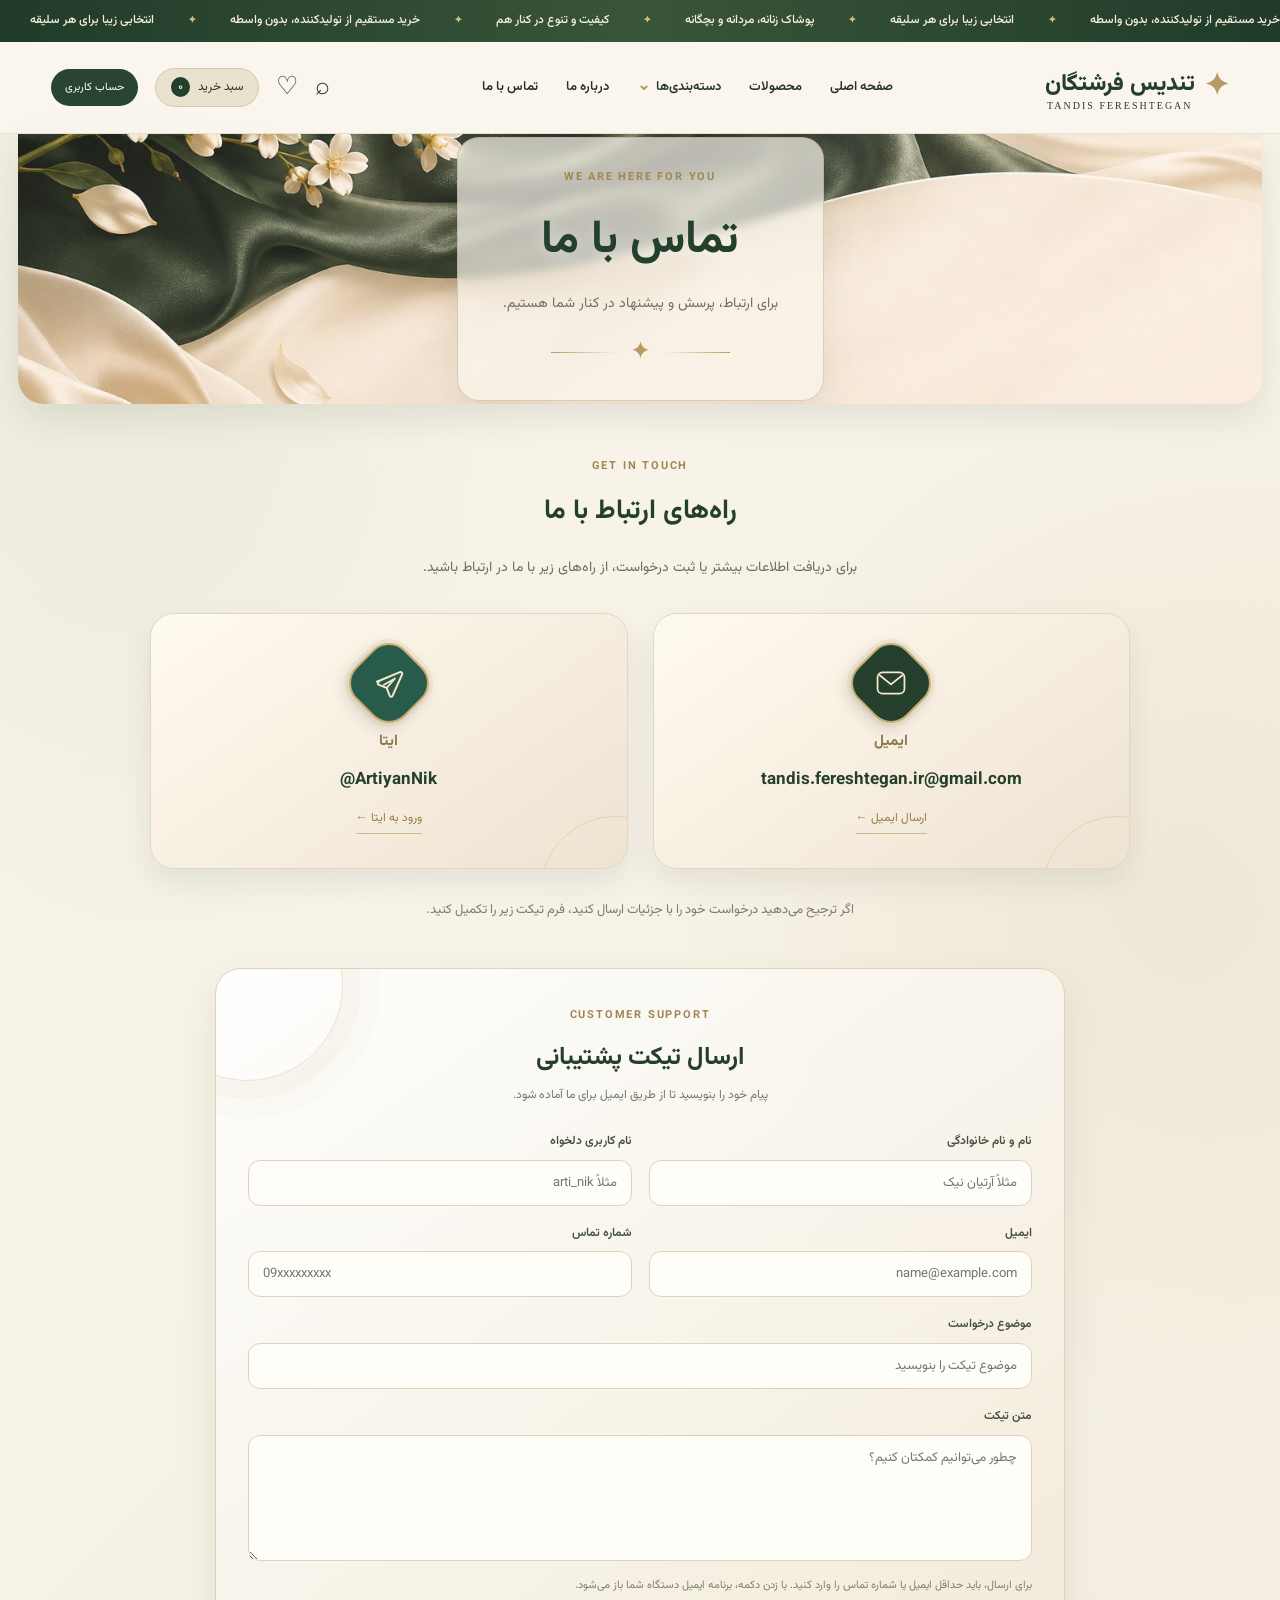
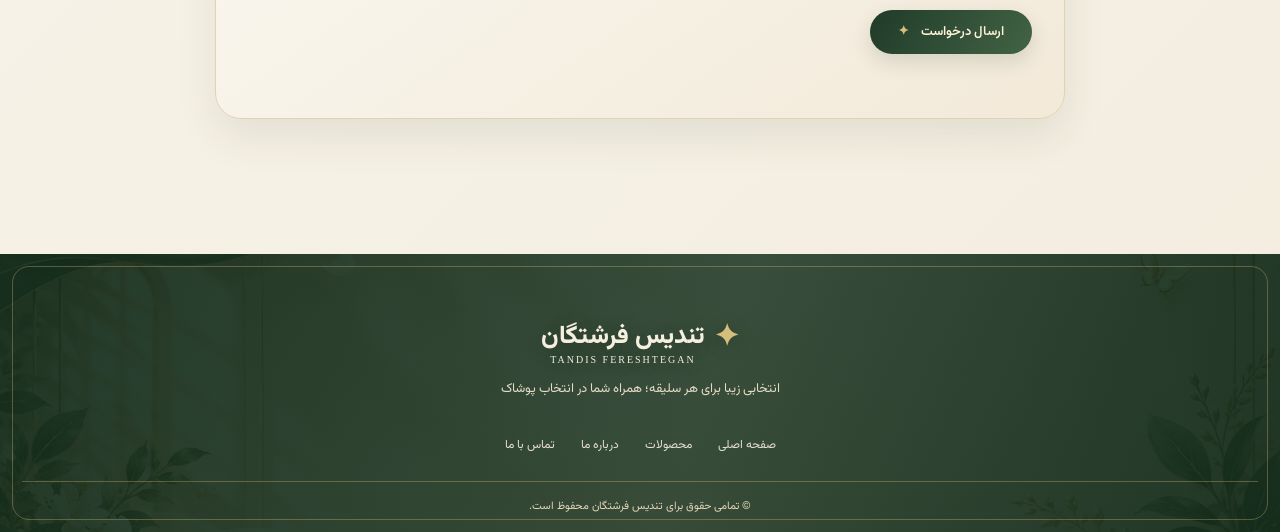
<file: contact.html>
<!DOCTYPE html><html lang="fa" dir="rtl"><head>
<meta charset="UTF-8"><meta name="viewport" content="width=device-width, initial-scale=1.0">
<meta name="description" content="راه‌های ارتباط با تندیس فرشتگان؛ اطلاعات تماس، ایمیل و ارسال پیام برای پرسش‌ها و پیشنهادهای شما.">
<title>تماس با تندیس فرشتگان | راه‌های ارتباطی</title>
<link rel="preconnect" href="https://fonts.googleapis.com"><link rel="preconnect" href="https://fonts.gstatic.com" crossorigin>
<link href="https://fonts.googleapis.com/css2?family=Vazirmatn:wght@300;400;500;600;700;800&display=swap" rel="stylesheet">
<link rel="stylesheet" href="style.css"><link rel="stylesheet" href="shop.css"><link rel="stylesheet" href="pages.css">
  <meta name="robots" content="index,follow,max-image-preview:large">
  <link rel="canonical" href="https://artiyanxz.github.io/tandis-bal-fereshtegan/contact.html">
  <meta property="og:type" content="website">
  <meta property="og:locale" content="fa_IR">
  <meta property="og:site_name" content="تندیس فرشتگان">
  <meta property="og:title" content="تماس با تندیس فرشتگان | راه‌های ارتباطی">
  <meta property="og:description" content="راه‌های ارتباط با تندیس فرشتگان؛ اطلاعات تماس، ایمیل و ارسال پیام برای پرسش‌ها و پیشنهادهای شما.">
  <meta property="og:url" content="https://artiyanxz.github.io/tandis-bal-fereshtegan/contact.html">
  <meta property="og:image" content="https://artiyanxz.github.io/tandis-bal-fereshtegan/images/og-tandis.svg">
  <meta name="twitter:card" content="summary_large_image">
  <meta name="twitter:title" content="تماس با تندیس فرشتگان | راه‌های ارتباطی">
  <meta name="twitter:description" content="راه‌های ارتباط با تندیس فرشتگان؛ اطلاعات تماس، ایمیل و ارسال پیام برای پرسش‌ها و پیشنهادهای شما.">
  <meta name="twitter:image" content="https://artiyanxz.github.io/tandis-bal-fereshtegan/images/og-tandis.svg">
  <meta name="theme-color" content="#243f2c">
  <link rel="icon" type="image/svg+xml" href="favicon.svg">

</head><body>
<div class="announcement"><div class="announcement-track">
<span>خرید مستقیم از تولیدکننده، بدون واسطه</span><b>✦</b><span>انتخابی زیبا برای هر سلیقه</span><b>✦</b>
<span>پوشاک زنانه، مردانه و بچگانه</span><b>✦</b><span>کیفیت و تنوع در کنار هم</span><b>✦</b>
<span>خرید مستقیم از تولیدکننده، بدون واسطه</span><b>✦</b><span>انتخابی زیبا برای هر سلیقه</span><b>✦</b>
</div></div>
<header class="site-header">
<a class="brand" href="index.html"><span class="brand-mark">✦</span><span>تندیس فرشتگان<small>TANDIS FERESHTEGAN</small></span></a>
<nav class="nav" aria-label="منوی اصلی">
<a href="index.html">صفحه اصلی</a><a href="shop.html">محصولات</a>
<div class="nav-dropdown"><a class="nav-dropdown-trigger" href="index.html#categories" aria-haspopup="true">دسته‌بندی‌ها <span>⌄</span></a>
<div class="mega-menu">
<div class="mega-column"><h3>پوشاک زنانه</h3><span>مانتو و پالتو</span><span>شومیز و بلوز</span><span>شلوار و دامن</span><span>لباس مجلسی</span></div>
<div class="mega-column"><h3>پوشاک مردانه</h3><span>پیراهن و تیشرت</span><span>شلوار</span><span>هودی و سویشرت</span><span>لباس راحتی</span></div>
<div class="mega-column"><h3>پوشاک بچگانه</h3><span>دخترانه</span><span>پسرانه</span><span>نوزاد و کودک</span><span>نوجوان</span></div>
<div class="mega-column"><h3>فصل و مناسبت</h3><span>زمستانه</span><span>تابستانه</span><span>بهاره</span><span>پاییزه</span></div>
</div></div>
<a href="about.html">درباره ما</a><a href="contact.html">تماس با ما</a>
</nav>
<div class="header-tools"><a class="icon-link" href="shop.html" aria-label="جست‌وجو">⌕</a><a class="icon-link" href="contact.html" aria-label="ارتباط با ما">♡</a><a class="cart-link" href="shop.html">سبد خرید <span>۰</span></a><a class="account-link" href="auth.html">حساب کاربری</a></div>
</header>
<main class="info-page">
<section class="info-hero contact-hero"><div class="info-hero-content"><span class="page-eyebrow">WE ARE HERE FOR YOU</span><h1>تماس با ما</h1><p>برای ارتباط، پرسش و پیشنهاد در کنار شما هستیم.</p><div class="page-ornament">✦</div></div></section>
<section class="contact-section">
<div class="contact-intro"><span class="page-eyebrow">GET IN TOUCH</span><h2>راه‌های ارتباط با ما</h2><p>برای دریافت اطلاعات بیشتر یا ثبت درخواست، از راه‌های زیر با ما در ارتباط باشید.</p></div>
<div class="contact-cards">
<a class="contact-card email-card" href="mailto:tandis.fereshtegan.ir@gmail.com">
<span class="contact-icon"><svg viewBox="0 0 48 48" aria-hidden="true"><rect x="5" y="9" width="38" height="30" rx="7" fill="none" stroke="currentColor" stroke-width="2.5"/><path d="m8 13 16 13 16-13" fill="none" stroke="currentColor" stroke-width="2.5" stroke-linecap="round" stroke-linejoin="round"/></svg></span>
<span class="contact-label">ایمیل</span><strong>tandis.fereshtegan.ir@gmail.com</strong><span class="contact-action">ارسال ایمیل ←</span></a>
<a class="contact-card eitaa-card" href="https://eitaa.com/ArtiyanNik" target="_blank" rel="noopener noreferrer">
<span class="contact-icon eitaa-icon"><svg viewBox="0 0 48 48" aria-hidden="true"><path d="M7 22.2 39.3 8.7c2.1-.9 4.1 1.1 3.2 3.2L29 42.1c-.8 1.8-3.4 1.8-4.1-.1l-4.2-11.1-11.1-4.2c-1.9-.7-1.9-3.3-.1-4.1Z" fill="none" stroke="currentColor" stroke-width="2.8" stroke-linejoin="round"/><path d="m20.7 30.9 11.8-13.2-16.1 9.1" fill="none" stroke="currentColor" stroke-width="2.4" stroke-linecap="round" stroke-linejoin="round"/></svg></span>
<span class="contact-label">ایتا</span><strong dir="ltr">@ArtiyanNik</strong><span class="contact-action">ورود به ایتا ←</span></a>
</div>
<p class="contact-note">اگر ترجیح می‌دهید درخواست خود را با جزئیات ارسال کنید، فرم تیکت زیر را تکمیل کنید.</p>
<div class="ticket-panel" id="ticket">
<div class="ticket-heading"><span class="page-eyebrow">CUSTOMER SUPPORT</span><h2>ارسال تیکت پشتیبانی</h2><p>پیام خود را بنویسید تا از طریق ایمیل برای ما آماده شود.</p></div>
<form class="ticket-form" id="ticketForm">
<div class="ticket-fields">
<label>نام و نام خانوادگی<input name="fullname" type="text" placeholder="مثلاً آرتیان نیک" required maxlength="80"></label>
<label>نام کاربری دلخواه<input name="username" type="text" placeholder="مثلاً arti_nik" required maxlength="32" pattern="[A-Za-z0-9_]+" title="فقط حروف انگلیسی، عدد و زیرخط"></label>
<label>ایمیل<input name="email" type="email" placeholder="name@example.com"></label>
<label>شماره تماس<input name="phone" type="tel" placeholder="09xxxxxxxxx" inputmode="tel"></label>
<label class="ticket-full">موضوع درخواست<input name="subject" type="text" placeholder="موضوع تیکت را بنویسید" required maxlength="120"></label>
<label class="ticket-full">متن تیکت<textarea name="message" rows="5" placeholder="چطور می‌توانیم کمکتان کنیم؟" required maxlength="3000"></textarea></label>
</div>
<p class="ticket-hint">برای ارسال، باید حداقل ایمیل یا شماره تماس را وارد کنید. با زدن دکمه، برنامه ایمیل دستگاه شما باز می‌شود.</p>
<button class="ticket-submit" type="submit">ارسال درخواست <span>✦</span></button>
<p class="ticket-status" id="ticketStatus" role="status" aria-live="polite"></p>
</form></div>
</section></main>
<footer class="footer footer-luxe">
<a class="brand footer-brand" href="index.html"><span class="brand-mark">✦</span><span>تندیس فرشتگان<small>TANDIS FERESHTEGAN</small></span></a>
<p>انتخابی زیبا برای هر سلیقه؛ همراه شما در انتخاب پوشاک</p>
<div class="footer-links"><a href="index.html">صفحه اصلی</a><a href="shop.html">محصولات</a><a href="about.html">درباره ما</a><a href="contact.html">تماس با ما</a></div>
<div class="footer-bottom">© تمامی حقوق برای تندیس فرشتگان محفوظ است.</div></footer><script>
document.getElementById('ticketForm').addEventListener('submit',function(event){
 event.preventDefault();
 const f=new FormData(this), email=String(f.get('email')||'').trim(), phone=String(f.get('phone')||'').trim();
 const status=document.getElementById('ticketStatus');
 if(!email&&!phone){status.textContent='لطفاً ایمیل یا شماره تماس را وارد کنید.';return;}
 const subject='تیکت سایت تندیس فرشتگان - '+String(f.get('subject'));
 const body='نام: '+f.get('fullname')+'\\nنام کاربری: '+f.get('username')+'\\nایمیل: '+(email||'ثبت نشده')+'\\nشماره تماس: '+(phone||'ثبت نشده')+'\\n\\nمتن درخواست:\\n'+f.get('message');
 status.textContent='در حال باز کردن برنامه ایمیل...';
 window.location.href='mailto:tandis.fereshtegan.ir@gmail.com?subject='+encodeURIComponent(subject)+'&body='+encodeURIComponent(body);
});
</script></body></html>
</file>
<file: style.css>
/* =========================
   GENERAL SETTINGS
========================= */

*{box-sizing:border-box;margin:0;padding:0}

:root{
--green:#243f2c;
--green2:#385b3d;
--sage:#dce4d3;
--cream:#f7f1e5;
--cream2:#eee5d3;
--gold:#b69b62;
--ink:#243126;
--muted:#73796d;
}

html{scroll-behavior:smooth}

body{
font-family:"Vazirmatn",Tahoma,sans-serif;
color:var(--ink);
background-color:#f8f4eb;
background-image:
radial-gradient(ellipse at 8% 15%,rgba(180,194,157,.20),transparent 28%),
radial-gradient(ellipse at 92% 42%,rgba(205,187,145,.16),transparent 30%),
linear-gradient(135deg,#faf6ed,#f2eddf);
line-height:1.8;
}

a{text-decoration:none;color:inherit}


/* =========================
   ANNOUNCEMENT
========================= */

.announcement{
height:42px;
background:linear-gradient(90deg,#203b29,#38553a,#203b29);
color:#f8f1df;
overflow:hidden;
display:flex;
align-items:center;
white-space:nowrap;
}

.announcement-track{
display:flex;
align-items:center;
gap:34px;
width:max-content;
animation:marquee 42s linear infinite;
font-size:12px;
font-weight:500;
}

.announcement-track b{color:#d5bd7c;font-size:10px}
.announcement:hover .announcement-track{animation-play-state:paused}

@keyframes marquee{
from{transform:translateX(0)}
to{transform:translateX(-50%)}
}


/* =========================
   HEADER
========================= */

.site-header{
min-height:92px;
padding:14px clamp(18px,4vw,65px);
display:flex;
align-items:center;
justify-content:space-between;
gap:24px;
background:rgba(250,246,237,.94);
border-bottom:1px solid rgba(74,91,63,.13);
position:sticky;
top:0;
z-index:20;
backdrop-filter:blur(12px);
}

.brand{
display:flex;
align-items:center;
gap:9px;
color:var(--green);
font-size:23px;
font-weight:800;
white-space:nowrap;
}

.brand-mark{font-size:30px;color:var(--gold)}

.brand small{
display:block;
text-align:center;
font:10px Georgia,serif;
letter-spacing:2px;
margin-top:-5px;
}

.nav{
display:flex;
align-items:center;
gap:clamp(13px,2.2vw,32px);
font-size:13px;
font-weight:600;
}

/* منوی مشترک صفحات */
.nav a{
position:relative;
color:var(--ink);
transition:color .22s ease;
}

.nav a:hover,
.nav a.active{
color:#bd873e;
}

.nav a::after{
content:"";
position:absolute;
right:0;
bottom:-9px;
width:100%;
height:2px;
border-radius:5px;
background:#bd873e;
transform:scaleX(0);
transform-origin:right;
transition:transform .22s ease;
}

.nav a:hover::after,
.nav a.active::after{
transform:scaleX(1);
}

.header-tools{
display:flex;
align-items:center;
gap:17px;
white-space:nowrap;
}

.icon-link{font-size:25px;color:var(--green)}

.cart-link{
background:#e9e2ce;
border:1px solid #d6c9a8;
border-radius:30px;
padding:8px 15px;
font-size:12px;
}

.cart-link span{
background:var(--green);
color:white;
border-radius:50%;
padding:1px 7px;
margin-right:5px;
}


/* =========================
   HERO BANNER
========================= */

.hero{
width:calc(100% - 36px);
max-width:1400px;
height:430px;
min-height:430px;
margin:0 auto;
display:block;
position:relative;
overflow:hidden;
background-color:#f5eddd;
background-image:url("images/hero-woman.jpg");

/* تنظیم جدید زوم تصویر */
background-size:100% 100%;
background-position:center center;
background-repeat:no-repeat;

border-bottom:1px solid #e2d8c2;
}

.hero-photo{display:none}

.hero-copy{
position:absolute;
top:50%;
right:0;
width:55%;
transform:translateY(-50%);
padding:25px 5%;
text-align:center;
direction:rtl;
z-index:2;
}

.eyebrow{
font-size:11px;
letter-spacing:1px;
color:#947b48;
font-weight:700;
}

.hero h1{
font-size:clamp(34px,4vw,58px);
line-height:1.5;
color:var(--green);
font-weight:800;
margin:5px 0;
}

.hero h2{
font-size:clamp(18px,2vw,26px);
font-weight:700;
color:#344b35;
}

.ornament{
display:flex;
align-items:center;
justify-content:center;
gap:12px;
color:#9a8656;
margin:13px auto;
}

.ornament i{
height:1px;
width:90px;
background:#b5a47c;
}

.hero-copy p{
font-size:14px;
color:#535b4e;
margin:14px 0 22px;
}

.primary-button{
display:inline-flex;
align-items:center;
justify-content:center;
gap:15px;
background:var(--green);
color:#fff;
border-radius:30px;
padding:12px 30px;
font-size:13px;
box-shadow:0 7px 18px #243f2c24;
transition:.25s;
}

.primary-button:hover{
background:#496448;
transform:translateY(-2px);
}

.hero-note{
position:absolute;
right:3%;
bottom:28px;
color:#456044;
font-family:Georgia,serif;
font-size:19px;
font-style:italic;
transform:rotate(-7deg);
z-index:3;
}

.hero-note span{font-size:28px;vertical-align:middle}


/* =========================
   BENEFITS
========================= */

.benefits{
width:calc(100% - 36px);
max-width:1400px;
margin:0 auto 28px;
padding:17px 20px;
display:flex;
justify-content:space-around;
align-items:center;
gap:15px;
background:rgba(250,246,235,.96);
border:1px solid #e2d6ba;
border-radius:0 0 20px 20px;
box-shadow:0 8px 25px #4a4a2810;
}

.benefits div{
display:flex;
align-items:center;
gap:10px;
color:#344d35;
font-size:12px;
font-weight:600;
}

.benefits div+div{
border-right:1px solid #d8ccb0;
padding-right:22px;
}

.benefits span{font-size:24px;color:#56734e}


/* =========================
   SECTIONS
========================= */

.section{
max-width:1400px;
margin:65px auto;
padding:0 28px;
}

.section-heading{
display:flex;
align-items:end;
justify-content:space-between;
margin-bottom:23px;
}

.section-heading h2{
font-size:25px;
color:var(--green);
margin-top:2px;
}

.text-link{font-size:12px;color:#7b704f}


/* =========================
   CATEGORIES
========================= */

.category-grid{
display:grid;
grid-template-columns:repeat(3,1fr);
gap:18px;
}

.category-card{
height:205px;
position:relative;
overflow:hidden;
border-radius:15px;
background:#d9ddcf;
box-shadow:0 7px 22px #35432c12;
}

.category-card img{
width:100%;
height:100%;
object-fit:cover;
transition:transform .5s;
}

.category-card:hover img{transform:scale(1.05)}

.category-shade{
position:absolute;
inset:0;
background:linear-gradient(90deg,rgba(20,35,23,.02),rgba(20,35,23,.52));
}

.category-label{
position:absolute;
right:22px;
top:50%;
transform:translateY(-50%);
color:white;
text-shadow:0 2px 8px #14211680;
display:flex;
flex-direction:column;
gap:6px;
}

.category-label strong{font-size:22px}
.category-label small{font-size:12px}


/* =========================
   PRODUCTS
========================= */

.products{margin-top:75px}

.product-grid{
display:grid;
grid-template-columns:repeat(4,1fr);
gap:18px;
}

.product-card{
background:rgba(255,255,255,.66);
border:1px solid #e8e0cf;
border-radius:13px;
overflow:hidden;
transition:.25s;
}

.product-card:hover{
transform:translateY(-5px);
box-shadow:0 12px 28px #253d2815;
}

.product-placeholder{
height:235px;
display:grid;
place-items:center;
color:#61705c;
font-size:13px;
background:linear-gradient(145deg,#d8e0d1,#eef0e4);
}

.product-placeholder.sand{background:linear-gradient(145deg,#d9cdb5,#f2e9d8)}
.product-placeholder.olive{background:linear-gradient(145deg,#aeb99a,#e4e5d2)}
.product-placeholder.cream{background:linear-gradient(145deg,#eee5d5,#faf6ec)}

.product-info{padding:14px 16px}
.product-info small{color:#8c805d;font-size:11px}
.product-info h3{font-size:14px;margin:3px 0 8px}
.product-info strong{font-size:12px;color:var(--green)}

.demo-note{
font-size:11px;
color:#888;
text-align:center;
margin-top:16px;
}


/* =========================
   CLOSING BANNER
========================= */

.closing-banner{
margin:70px auto 0;
padding:60px 25px;
text-align:center;
background:linear-gradient(120deg,#e4e8d9,#f2e8d5);
border-top:1px solid #e2d9c6;
}

.closing-banner h2{
font-size:34px;
line-height:1.7;
color:var(--green);
margin:8px 0;
}

.closing-banner p{
font-size:13px;
color:#65705f;
margin-bottom:20px;
}


/* =========================
   FOOTER
========================= */

.footer{
background:#203a29;
color:#f5efdf;
text-align:center;
padding:35px 20px 0;
}

.footer-brand{
justify-content:center;
color:#f5efdf;
}

.footer-brand .brand-mark{color:#d5bd7c}

.footer p{
font-size:12px;
color:#d3d8c9;
margin:12px 0 28px;
}

.footer-bottom{
border-top:1px solid #ffffff24;
padding:15px;
font-size:11px;
color:#c2cbbd;
}


/* =========================
   TABLET
========================= */

@media(max-width:950px){

.site-header{flex-wrap:wrap}
.brand{font-size:20px}

.nav{
order:3;
width:100%;
justify-content:center;
flex-wrap:wrap;
}

.hero{
height:430px;
min-height:430px;
background-size:100% 100%;
}

.hero-copy{width:58%;padding:25px 4%}
.hero h1{font-size:38px}

.benefits{flex-wrap:wrap}
.benefits div+div{border:0;padding:0}

.product-grid{grid-template-columns:repeat(2,1fr)}
}


/* =========================
   MOBILE
========================= */

@media(max-width:600px){

.announcement{height:36px}

.announcement-track{
font-size:10px;
gap:20px;
animation-duration:30s;
}

.site-header{
padding:12px 15px;
gap:10px;
}

.brand{font-size:18px}
.brand-mark{font-size:23px}
.brand small{font-size:8px}

.nav{
justify-content:flex-start;
overflow-x:auto;
flex-wrap:nowrap;
white-space:nowrap;
font-size:11px;
padding:5px 0 8px;
}

.nav a::after{bottom:-4px}

.header-tools{gap:9px}

.cart-link{
font-size:10px;
padding:6px 10px;
}

/* HERO MOBILE */

.hero{
width:calc(100% - 20px);
height:480px;
min-height:480px;
background-size:cover;
background-position:35% center;
}

.hero-copy{
top:auto;
bottom:0;
right:0;
width:100%;
transform:none;
padding:25px 18px 35px;
background:linear-gradient(
0deg,
rgba(247,241,229,.98),
rgba(247,241,229,.88),
transparent
);
}

.hero h1{font-size:34px}
.hero-copy p{font-size:12px}
.hero-note{display:none}

/* BENEFITS MOBILE */

.benefits{
width:calc(100% - 20px);
margin:0 auto 20px;
border-radius:0 0 14px 14px;
display:grid;
grid-template-columns:1fr 1fr;
padding:15px;
}

.benefits div{font-size:10px}
.benefits span{font-size:20px}

/* SECTIONS MOBILE */

.section{
padding:0 14px;
margin:45px auto;
}

.section-heading h2{font-size:20px}

.category-grid{
grid-template-columns:1fr;
gap:12px;
}

.category-card{height:185px}
.category-label strong{font-size:20px}

/* PRODUCTS MOBILE */

.product-grid{gap:10px}
.product-placeholder{height:170px}
.product-info{padding:10px}
.product-info h3{font-size:12px}
.product-info strong{font-size:10px}

/* FOOTER MOBILE */

.closing-banner{padding:42px 15px}
.closing-banner h2{font-size:27px}

}


/* =========================
   REDUCED MOTION
========================= */

@media(prefers-reduced-motion:reduce){

.announcement-track{animation:none}

.category-card img,
.product-card,
.primary-button{
transition:none;
}

}


/* ===== منوی بازشونده دسته‌بندی‌ها ===== */
.nav-dropdown{position:relative;display:flex;align-items:center;height:100%;}
.nav-dropdown-trigger{display:flex;align-items:center;gap:6px;color:var(--ink);text-decoration:none;white-space:nowrap;position:relative;}
.nav-dropdown-trigger span{font-size:16px;color:var(--gold);transition:transform .2s}
.nav-dropdown:hover .nav-dropdown-trigger span,.nav-dropdown:focus-within .nav-dropdown-trigger span{transform:rotate(180deg)}
.mega-menu{position:absolute;top:100%;right:50%;transform:translate(50%,10px);width:min(760px,calc(100vw - 32px));display:grid;grid-template-columns:repeat(4,minmax(0,1fr));gap:12px;padding:22px;background:#fbf8f0;border:1px solid rgba(74,91,63,.15);border-radius:18px;box-shadow:0 18px 45px rgba(35,53,37,.16);opacity:0;visibility:hidden;pointer-events:none;transition:.22s;z-index:300;}
.nav-dropdown:hover .mega-menu,.nav-dropdown:focus-within .mega-menu{opacity:1;visibility:visible;pointer-events:auto;transform:translate(50%,0)}
.mega-column{display:flex;flex-direction:column;gap:10px;padding:12px;border-radius:12px;background:rgba(220,228,211,.35);min-width:0}
.mega-column:nth-child(2){background:rgba(233,226,206,.45)}.mega-column:nth-child(3){background:rgba(220,231,226,.55)}.mega-column:nth-child(4){background:rgba(239,232,219,.65)}
.mega-column h3{font-family:'Vazirmatn',sans-serif;color:#294532;font-size:14px;margin:0 0 5px;padding-bottom:9px;border-bottom:1px solid rgba(74,91,63,.15)}
.mega-column span{font-size:12px;color:#596354;line-height:1.8}
.account-link{display:inline-flex;align-items:center;justify-content:center;text-decoration:none;white-space:nowrap;color:#fff;background:#294532;border-radius:24px;padding:9px 14px;font-size:11px;transition:.2s}
.account-link:hover{background:#3d6244}
@media(max-width:950px){.mega-menu{right:0;transform:translate(0,10px);grid-template-columns:repeat(2,minmax(0,1fr));top:calc(100% + 8px)}.nav-dropdown:hover .mega-menu,.nav-dropdown:focus-within .mega-menu{transform:translate(0,0)}}
@media(max-width:600px){.nav-dropdown{position:static}.nav-dropdown-trigger{font-size:11px}.mega-menu{position:fixed;top:150px;right:10px;left:10px;width:auto;max-height:65vh;overflow:auto;padding:12px;gap:8px}.mega-column{padding:9px;gap:7px}.mega-column h3{font-size:12px}.mega-column span{font-size:10px}.account-link{font-size:10px;padding:7px 10px}}

/* فاصله امن منوی دسته‌بندی برای حرکت راحت موس */
.nav-dropdown{padding-bottom:0}
.nav-dropdown::after{content:"";position:absolute;top:100%;right:0;left:0;height:14px}
.mega-menu{margin-top:10px}
.mega-menu::before{content:"";position:absolute;right:0;left:0;top:-12px;height:12px}
.nav-dropdown:hover .mega-menu,.nav-dropdown:focus-within .mega-menu{transition:opacity .18s ease,visibility .18s ease,transform .18s ease}
@media(max-width:600px){
 .site-header{align-items:center}
 .brand{white-space:normal;max-width:58%;font-size:16px;line-height:1.4}
 .brand small{letter-spacing:1px}
 .header-tools{margin-right:auto}
 .nav{width:100%;scrollbar-width:none}
 .nav::-webkit-scrollbar{display:none}
 .hero{height:360px;min-height:360px;background-size:cover;background-position:center}
 .hero-copy{background:linear-gradient(0deg,rgba(247,241,229,.98),rgba(247,241,229,.86) 76%,transparent);padding:22px 14px 25px}
 .hero h1{font-size:27px}
 .hero h2{font-size:17px}
 .hero-copy p{font-size:11px}
 .primary-button{padding:10px 22px;font-size:12px}
 .benefits div{min-width:0}
}
</file>
<file: shop.css>
/* =========================
   SHOP PAGE - TANDIS FERESHTEGAN
   Font inherited from style.css
========================= */

* {
    box-sizing: border-box;
}

html {
    scroll-behavior: smooth;
}

/* همان فونت Vazirmatn صفحه اصلی */
body {
    font-family: "Vazirmatn", Tahoma, sans-serif;
}

.shop-hero,
.shop-section,
.shop-brand-message,
.shop-hero *,
.shop-section *,
.shop-brand-message *,
.shop-search input,
.filter-btn,
button,
input,
textarea,
select {
    font-family: "Vazirmatn", Tahoma, sans-serif;
}


/* =========================
   HERO
========================= */

.shop-hero {
    max-width: 1400px;
    width: calc(100% - 36px);
    height: 175px;
    margin: 0 auto;
    display: flex;
    align-items: center;
    justify-content: center;
    text-align: center;
    position: relative;
    overflow: hidden;

    background:
        radial-gradient(circle at 15% 20%, #d9e1cf 0, transparent 30%),
        radial-gradient(circle at 85% 80%, #e7d9bd 0, transparent 35%),
        linear-gradient(120deg, #e9eadb, #f7f0e2, #e5e9d9);

    border-bottom: 1px solid #e0d5bd;
}

.shop-hero::before,
.shop-hero::after {
    content: "✦";
    position: absolute;
    color: rgba(143,127,83,.22);
    font-size: 85px;
}

.shop-hero::before {
    top: 5px;
    right: 8%;
}

.shop-hero::after {
    bottom: 0;
    left: 8%;
}

.shop-hero-content {
    position: relative;
    z-index: 1;
    padding: 15px;
}

.shop-eyebrow {
    font-size: 10px;
    letter-spacing: 2px;
    color: #987f4c;
}

.shop-hero h1 {
    color: var(--green);
    font-size: clamp(28px,4vw,42px);
    margin: 8px 0;
    font-weight: 800;
}

.shop-ornament {
    display: flex;
    align-items: center;
    justify-content: center;
    gap: 13px;
    color: var(--gold);
    margin: 10px 0;
}

.shop-ornament i {
    width: 55px;
    height: 1px;
    background: #b5a47c;
}


/* =========================
   SECTIONS
========================= */

.shop-section {
    max-width: 1400px;
    margin: 65px auto;
    padding: 0 28px;
}

.shop-heading {
    display: flex;
    align-items: end;
    justify-content: space-between;
    margin-bottom: 25px;
}

.shop-subtitle {
    color: #a28b57;
    font-size: 10px;
    letter-spacing: 1px;
}

.shop-heading h2 {
    font-size: 26px;
    color: var(--green);
    margin: 4px 0;
}

.shop-heading p {
    font-size: 12px;
    color: #858576;
}

.product-count {
    font-size: 12px;
    color: #80744f;
    background: #eee7d7;
    border: 1px solid #e1d5ba;
    padding: 7px 16px;
    border-radius: 25px;
}

.shop-products {
    margin-top: 55px;
}


/* =========================
   SEARCH & FILTERS
========================= */

.shop-controls {
    display: flex;
    justify-content: space-between;
    align-items: center;
    gap: 20px;
    margin-bottom: 28px;
    flex-wrap: wrap;
}

.shop-search {
    flex: 1;
    min-width: 220px;
    max-width: 380px;
    height: 46px;
    display: flex;
    align-items: center;
    gap: 10px;
    padding: 0 16px;
    background: rgba(255,255,255,.7);
    border: 1px solid #e1d8c6;
    border-radius: 30px;
}

.shop-search span {
    font-size: 26px;
    color: #8b805e;
}

.shop-search input {
    width: 100%;
    background: transparent;
    border: none;
    outline: none;
    font-size: 12px;
    color: var(--ink);
}

.shop-filters {
    display: flex;
    align-items: center;
    gap: 9px;
    flex-wrap: wrap;
}

.filter-btn {
    border: 1px solid #e1d8c6;
    background: #f8f4eb;
    color: #5e6958;
    border-radius: 25px;
    padding: 9px 18px;
    font-size: 11px;
    cursor: pointer;
    transition: .25s;
}

.filter-btn:hover,
.filter-btn.active {
    background: var(--green);
    color: white;
    border-color: var(--green);
}


/* =========================
   PRODUCTS
========================= */

.shop-product-grid {
    display: grid;
    grid-template-columns: repeat(3,1fr);
    gap: 23px;
}

.shop-product-card {
    overflow: hidden;
    border-radius: 15px;
    border: 1px solid #e8e0cf;
    background: rgba(255,255,255,.72);
    transition: .3s;
}

.shop-product-card:hover {
    transform: translateY(-6px);
    box-shadow: 0 15px 30px rgba(36,63,44,.11);
}

.shop-product-image {
    height: 320px;
    position: relative;
    overflow: hidden;
    background: #e4e6d9;
}

.shop-product-image img {
    width: 100%;
    height: 100%;
    display: block;
    object-fit: cover;
    transition: transform .5s;
}

.shop-product-card:hover .shop-product-image img {
    transform: scale(1.05);
}

.product-tag {
    position: absolute;
    top: 15px;
    right: 15px;
    background: rgba(250,246,235,.94);
    color: var(--green);
    padding: 5px 13px;
    border-radius: 20px;
    font-size: 10px;
}

.shop-product-info {
    padding: 17px;
}

.shop-product-info small {
    font-size: 10px;
    color: #9b895e;
}

.shop-product-info h3 {
    font-size: 16px;
    color: var(--green);
    margin: 5px 0 12px;
}

.product-price {
    color: #475e3f;
    font-size: 13px;
    font-weight: 700;
    margin-bottom: 15px;
}

.product-button {
    display: block;
    text-align: center;
    padding: 10px;
    border: 1px solid #d8d0b9;
    border-radius: 25px;
    color: var(--green);
    font-size: 11px;
    transition: .25s;
}

.product-button:hover {
    background: var(--green);
    color: white;
    border-color: var(--green);
}

.no-products {
    display: none;
    text-align: center;
    color: #827c69;
    padding: 40px 10px;
    font-size: 14px;
}


/* =========================
   BRAND MESSAGE
========================= */

.shop-brand-message {
    margin: 75px auto 0;
    padding: 60px 25px;
    text-align: center;

    background:
        radial-gradient(circle at 10% 20%,rgba(194,205,177,.35),transparent 30%),
        linear-gradient(120deg,#e5eadc,#f5eddf,#e9e2d0);

    border-top: 1px solid #e2d9c6;
    border-bottom: 1px solid #e2d9c6;
}

.brand-message-decoration {
    color: #b69b62;
    font-size: 32px;
    margin-bottom: 10px;
}

.shop-brand-message h2 {
    color: var(--green);
    font-size: clamp(24px,3vw,36px);
    margin: 12px 0;
}

.shop-brand-message p {
    max-width: 650px;
    margin: 0 auto 22px;
    color: #68715e;
    font-size: 13px;
    line-height: 2.3;
}

.brand-message-points {
    display: flex;
    justify-content: center;
    align-items: center;
    gap: 20px;
    color: #526448;
    font-size: 12px;
    margin-bottom: 5px;
}

.brand-message-points i {
    color: #b69b62;
    font-style: normal;
}


/* =========================
   TABLET
========================= */

@media(max-width:950px) {

    .shop-product-grid {
        grid-template-columns: repeat(2,1fr);
    }

    .shop-product-image {
        height: 280px;
    }

}


/* =========================
   MOBILE
========================= */

@media(max-width:600px) {

    .shop-hero {
        width: calc(100% - 20px);
        height: 155px;
    }

    .shop-hero h1 {
        font-size: 27px;
    }

    .shop-hero-content {
        padding: 12px;
    }

    .shop-section {
        padding: 0 14px;
        margin: 45px auto;
    }

    .shop-heading h2 {
        font-size: 21px;
    }

    .shop-heading p {
        font-size: 11px;
    }

    .shop-controls {
        align-items: stretch;
        gap: 14px;
    }

    .shop-search {
        max-width: none;
        width: 100%;
    }

    .shop-filters {
        gap: 7px;
    }

    .filter-btn {
        padding: 8px 13px;
        font-size: 10px;
    }

    .shop-product-grid {
        grid-template-columns: repeat(2,minmax(0,1fr));
        gap: 11px;
    }

    .shop-product-image {
        height: 190px;
    }

    .shop-product-info {
        padding: 11px;
    }

    .shop-product-info h3 {
        font-size: 12px;
    }

    .shop-product-info small {
        font-size: 9px;
    }

    .product-price {
        font-size: 10px;
    }

    .product-button {
        font-size: 10px;
        padding: 8px 4px;
    }

    .product-tag {
        top: 8px;
        right: 8px;
        font-size: 9px;
    }

    .shop-brand-message {
        padding: 42px 17px;
    }

    .shop-brand-message h2 {
        font-size: 23px;
    }

    .shop-brand-message p {
        font-size: 11px;
    }

    .brand-message-points {
        gap: 9px;
        font-size: 10px;
    }

}


/* =========================
   REDUCED MOTION
========================= */

@media(prefers-reduced-motion:reduce) {

    .shop-product-card,
    .product-button,
    .filter-btn {
        transition: none;
    }

}
</file>
<file: pages.css>
/* صفحات درباره ما و تماس با ما */
.info-page{max-width:1400px;margin:0 auto;padding:0 18px 70px}
.info-hero{min-height:250px;border-radius:0 0 24px 24px;display:flex;align-items:center;justify-content:center;text-align:center;overflow:hidden;position:relative;margin-bottom:55px;background:radial-gradient(circle at 15% 20%,rgba(255,255,255,.8),transparent 30%),radial-gradient(circle at 85% 80%,rgba(182,155,98,.18),transparent 30%),linear-gradient(120deg,#f7eee5,#eee3d7 52%,#e1e7d9)}
.info-hero:before,.info-hero:after{content:"✧";position:absolute;color:rgba(182,155,98,.28);font-size:100px}
.info-hero:before{top:10px;right:7%}.info-hero:after{bottom:5px;left:8%}
.info-hero-content{position:relative;z-index:1;padding:30px 16px}
.page-eyebrow{font-size:11px;letter-spacing:1.8px;color:#a18752;font-weight:700}
.info-hero h1{font-size:clamp(28px,4vw,44px);color:var(--green);margin:9px 0}
.info-hero p{font-size:14px;color:#6d705f}
.page-ornament{color:var(--gold);font-size:25px;margin-top:13px}
.about-story{display:grid;grid-template-columns:minmax(260px,.9fr) 1.1fr;gap:45px;align-items:center;max-width:1080px;margin:0 auto 70px}
.about-art{height:330px;border-radius:22px;overflow:hidden;box-shadow:0 14px 35px rgba(45,60,39,.12);border:1px solid #e4d9c7}
.about-art img{width:100%;height:100%;object-fit:cover}
.about-copy h2,.contact-intro h2{font-size:27px;color:var(--green);margin:7px 0 16px}
.about-copy p,.contact-intro p{font-size:14px;line-height:2.3;color:#66705f;margin:0 0 12px}
.about-signature{color:#987b46!important;font-weight:700}
.values-section{max-width:1080px;margin:0 auto 65px}
.values-grid{display:grid;grid-template-columns:repeat(3,1fr);gap:18px}
.value-card{padding:27px 20px;text-align:center;border:1px solid #e7ddcb;border-radius:18px;background:rgba(255,255,255,.62);box-shadow:0 8px 24px rgba(42,55,35,.05)}
.value-card>span{font-size:34px;color:var(--gold)}
.value-card h3{font-size:16px;color:var(--green);margin:8px 0}
.value-card p{font-size:12px;line-height:2;color:#777d70}
.about-cta{text-align:center;padding:38px 20px;border-radius:22px;background:linear-gradient(120deg,#e5eadc,#f7efe3);border:1px solid #e3dac8}
.about-cta h2{font-size:22px;color:var(--green);margin-bottom:7px}
.about-cta p{font-size:13px;color:#747968;margin-bottom:18px}
.contact-section{max-width:900px;margin:0 auto 65px;text-align:center}
.contact-intro{margin-bottom:28px}
.contact-cards{display:grid;grid-template-columns:repeat(2,minmax(0,1fr));gap:22px}
.contact-card{min-width:0;display:flex;flex-direction:column;align-items:center;justify-content:center;gap:10px;padding:34px 18px;border-radius:20px;border:1px solid #e3d7c3;background:linear-gradient(145deg,rgba(255,255,255,.85),#f2e9dc);box-shadow:0 12px 28px rgba(39,56,36,.07);transition:transform .25s,box-shadow .25s}
.contact-card:hover{transform:translateY(-5px);box-shadow:0 18px 34px rgba(39,56,36,.12)}
.contact-icon{width:62px;height:62px;border-radius:20px;display:grid;place-items:center;background:var(--green);color:#f5e9cd;font-size:30px;box-shadow:0 6px 15px rgba(36,63,44,.16)}
.contact-label{font-size:13px;color:#8e784b}
.contact-card strong{font-size:clamp(13px,1.6vw,17px);color:var(--green);direction:ltr;overflow-wrap:anywhere}
.contact-action{font-size:12px;color:#9a7c45;border-bottom:1px solid #cdb98d;padding-bottom:3px}
.contact-note{font-size:13px;color:#777d70;margin-top:28px;line-height:2}
.footer-links{display:flex;justify-content:center;gap:22px;flex-wrap:wrap;margin:0 0 20px;font-size:12px;color:#e4dfd1}
.footer-links a:hover{color:#d5bd7c}
@media(max-width:700px){
 .info-page{padding:0 10px 42px}
 .info-hero{min-height:190px;margin-bottom:35px;border-radius:0 0 17px 17px}
 .info-hero h1{font-size:27px}.info-hero p{font-size:12px}
 .about-story{grid-template-columns:1fr;gap:22px;margin-bottom:45px}
 .about-art{height:220px;order:2}
 .about-copy h2,.contact-intro h2{font-size:22px}
 .about-copy p,.contact-intro p{font-size:12px}
 .values-section{margin-bottom:42px}
 .values-grid{grid-template-columns:1fr;gap:12px}
 .value-card{padding:20px 16px}
 .contact-section{margin-bottom:40px}
 .contact-cards{grid-template-columns:1fr;gap:14px}
 .contact-card{padding:25px 14px}
 .contact-card strong{font-size:14px}
 .about-cta{padding:28px 15px}.about-cta h2{font-size:19px}
 .footer-links{gap:14px;font-size:11px}
}


/* Premium visual refresh for About / Contact */
.info-hero{
 min-height:270px;
 margin-bottom:48px;
 border-radius:0 0 26px 26px;
 background-size:cover;
 background-position:center 48%;
 box-shadow:0 14px 34px rgba(39,55,36,.10);
}
.about-hero{background-image:linear-gradient(90deg,rgba(247,241,229,.10),rgba(247,241,229,.22)),url("images/about-hero-bg.jpg");}
.contact-hero{background-image:linear-gradient(90deg,rgba(247,241,229,.10),rgba(247,241,229,.20)),url("images/contact-hero-bg.jpg");}
.info-hero:before,.info-hero:after{content:none}
.info-hero-content{
 background:rgba(250,246,237,.70);
 border:1px solid rgba(182,155,98,.42);
 border-radius:22px;
 padding:25px 45px;
 box-shadow:0 12px 34px rgba(25,40,27,.08);
 backdrop-filter:blur(5px);
 animation:softRise .9s both;
}
.info-hero h1{font-size:clamp(30px,4vw,46px);text-shadow:0 2px 18px #fff8}
.page-ornament{display:flex;align-items:center;justify-content:center;gap:13px}
.page-ornament:before,.page-ornament:after{content:"";width:66px;height:1px;background:linear-gradient(90deg,transparent,var(--gold))}
.page-ornament:after{transform:rotate(180deg)}
.about-story{gap:55px;margin-bottom:78px}
.about-art{
 height:390px;position:relative;border-radius:24px;
 box-shadow:0 20px 42px rgba(34,55,37,.16);
 border:5px solid #fff9ed;
 transform:rotate(-1deg);
 transition:transform .5s,box-shadow .5s;
}
.about-art:hover{transform:rotate(0) translateY(-5px);box-shadow:0 25px 48px rgba(34,55,37,.2)}
.about-art:after{content:"";position:absolute;inset:12px;border:1px solid rgba(214,184,119,.7);border-radius:16px;pointer-events:none}
.about-art img{object-position:center 42%;transition:transform .8s}
.about-art:hover img{transform:scale(1.045)}
.art-caption{position:absolute;bottom:17px;left:17px;z-index:2;background:rgba(31,57,39,.88);color:#f3e8cf;border:1px solid #c9ae72;border-radius:30px;padding:7px 15px;font:italic 11px Georgia,serif;letter-spacing:1px}
.about-copy{position:relative;padding:12px 0}
.about-copy:before{content:"";position:absolute;right:-23px;top:4px;width:3px;height:76px;border-radius:9px;background:linear-gradient(var(--gold),transparent)}
.about-copy h2{font-size:30px}
.values-section{position:relative;padding:36px 0 10px}
.values-section:before{content:"";position:absolute;inset:0 -4vw;background:radial-gradient(ellipse at center,rgba(229,220,195,.42),transparent 68%);z-index:-1}
.values-section .section-heading{justify-content:center;text-align:center;margin-bottom:30px}
.values-section .section-heading h2{font-size:29px}
.values-section .eyebrow{letter-spacing:3px}
.values-grid{gap:20px}
.value-card{
 position:relative;overflow:hidden;min-height:205px;padding:28px 22px 24px;
 background:linear-gradient(145deg,rgba(255,255,255,.92),rgba(241,233,217,.82));
 border:1px solid #dfd0ad;border-radius:22px;
 box-shadow:0 12px 30px rgba(45,57,38,.07);
 transition:transform .35s,box-shadow .35s,border-color .35s;
 animation:softRise .7s both;
}
.value-card:nth-child(2){animation-delay:.12s}.value-card:nth-child(3){animation-delay:.24s}
.value-card:before{content:"";position:absolute;top:-50px;left:-45px;width:130px;height:130px;border:1px solid rgba(182,155,98,.3);border-radius:50%;transition:transform .5s}
.value-card:hover{transform:translateY(-9px);box-shadow:0 20px 38px rgba(45,57,38,.13);border-color:#b69b62}
.value-card:hover:before{transform:scale(1.5)}
.value-icon{display:grid;place-items:center;width:58px;height:58px;margin:0 auto 12px;border:1px solid #c6ad76;border-radius:19px;background:#233e2b;color:#f3dfae;font-size:29px;box-shadow:0 7px 16px #243f2c25}
.value-card small{font:9px Georgia,serif;letter-spacing:2px;color:#a28a58}
.value-card h3{font-size:18px;margin:5px 0}
.value-card p{font-size:12px;line-height:2.1}
.value-line{display:block;width:42px;height:2px;background:var(--gold);margin:15px auto 0;border-radius:5px;transition:width .3s}
.value-card:hover .value-line{width:82px}
.about-cta{position:relative;overflow:hidden;background:linear-gradient(120deg,#e5eadc,#f7efe3);box-shadow:0 12px 30px #263e2b10}
.about-cta:after{content:"✧";position:absolute;left:6%;top:5px;font-size:100px;color:#b69b6220;pointer-events:none}
.contact-section{max-width:980px}
.contact-cards{gap:25px}
.contact-card{position:relative;overflow:hidden;min-height:235px;border-radius:24px;background:linear-gradient(145deg,#fffaf0,#eee3d1);box-shadow:0 13px 30px rgba(39,56,36,.09)}
.contact-card:after{content:"";position:absolute;width:150px;height:150px;border:1px solid #c5ac7655;border-radius:50%;bottom:-100px;right:-65px;transition:transform .5s}
.contact-card:hover:after{transform:scale(1.5)}
.contact-icon{width:70px;height:70px;border:2px solid #c6ad76;outline:4px solid rgba(198,173,118,.16);border-radius:23px;transform:rotate(45deg)}
.contact-icon svg{width:34px;height:34px;transform:rotate(-45deg)}
.eitaa-icon{background:#285b49}
.contact-label{font-weight:700;font-size:15px}
.contact-action{margin-top:3px}
.ticket-panel{
 margin:45px auto 0;text-align:right;max-width:850px;padding:32px;
 border:1px solid #e1d2b3;border-radius:26px;
 background:linear-gradient(145deg,rgba(255,255,255,.9),rgba(242,233,216,.9));
 box-shadow:0 18px 42px rgba(40,55,35,.09);
 position:relative;overflow:hidden;
}
.ticket-panel:before{content:"";position:absolute;left:-65px;top:-80px;width:190px;height:190px;border:1px solid #b69b6244;border-radius:50%;box-shadow:0 0 0 18px #b69b620c,0 0 0 38px #b69b6208}
.ticket-heading{text-align:center;margin-bottom:25px;position:relative}
.ticket-heading h2{color:var(--green);font-size:25px;margin:5px 0}
.ticket-heading p{font-size:12px;color:#73796d}
.ticket-fields{display:grid;grid-template-columns:1fr 1fr;gap:17px}
.ticket-fields label{display:flex;flex-direction:column;gap:7px;color:#43513e;font-size:12px;font-weight:600}
.ticket-fields input,.ticket-fields textarea{
 width:100%;border:1px solid #dfd3bd;border-radius:12px;padding:12px 14px;
 background:#fffdf8;color:#263b2c;font:13px Vazirmatn,Tahoma,sans-serif;outline:none;
 transition:border-color .2s,box-shadow .2s;
}
.ticket-fields input:focus,.ticket-fields textarea:focus{border-color:#ad9258;box-shadow:0 0 0 3px #b69b6220}
.ticket-fields textarea{resize:vertical;min-height:125px}
.ticket-full{grid-column:1/-1}
.ticket-hint{font-size:11px;color:#7b806f;margin:15px 0}
.ticket-submit{display:flex;align-items:center;justify-content:center;gap:12px;border:0;border-radius:30px;background:linear-gradient(120deg,#203b29,#426345);color:#fff3d8;padding:12px 28px;font:600 13px Vazirmatn,Tahoma,sans-serif;cursor:pointer;box-shadow:0 8px 20px #243f2c25;transition:transform .25s,box-shadow .25s}
.ticket-submit:hover{transform:translateY(-3px);box-shadow:0 13px 25px #243f2c35}
.ticket-submit span{color:#d8bd7c}
.ticket-status{font-size:12px;color:#526847;margin-top:12px;min-height:20px}
.footer-luxe{
 position:relative;isolation:isolate;overflow:hidden;
 padding:58px 22px 0;
 background:#1f3928 url("images/footer-luxe-bg.jpg") center 56%/cover no-repeat;
}
.footer-luxe:before{content:"";position:absolute;inset:0;background:linear-gradient(110deg,rgba(21,45,29,.94),rgba(29,55,37,.88) 55%,rgba(21,45,29,.95));z-index:-1}
.footer-luxe:after{content:"";position:absolute;inset:12px;border:1px solid rgba(210,183,119,.35);border-radius:17px;pointer-events:none;z-index:-1}
.footer-luxe .footer-brand{font-size:25px;text-shadow:0 3px 18px #0004}
.footer-luxe p{font-size:13px;color:#e5dcc7}
.footer-luxe .footer-links a{padding:5px 2px;transition:color .2s,transform .2s}
.footer-luxe .footer-links a:hover{color:#e8ce8c;transform:translateY(-2px)}
.footer-luxe .footer-bottom{border-top:1px solid #d5bd7c55;color:#e4d7b6}
@keyframes softRise{from{opacity:0;transform:translateY(18px)}to{opacity:1;transform:translateY(0)}}
@media(max-width:700px){
 .info-hero{min-height:205px;background-position:center}
 .info-hero-content{padding:20px 16px;width:calc(100% - 30px)}
 .info-hero h1{font-size:26px}
 .about-art{height:255px}
 .about-copy h2{font-size:24px}
 .values-section .section-heading h2{font-size:22px}
 .values-grid{grid-template-columns:1fr;gap:13px}
 .value-card{min-height:0;padding:23px 17px}
 .contact-cards{grid-template-columns:1fr}
 .contact-card{min-height:205px}
 .ticket-panel{padding:24px 16px;margin-top:32px}
 .ticket-fields{grid-template-columns:1fr;gap:13px}
 .ticket-full{grid-column:auto}
 .ticket-heading h2{font-size:21px}
 .footer-luxe{padding:42px 15px 0;background-position:center}
 .footer-luxe:after{inset:8px}
}
@media(prefers-reduced-motion:reduce){
 *,*::before,*::after{animation-duration:.01ms!important;animation-iteration-count:1!important;scroll-behavior:auto!important;transition-duration:.01ms!important}
}
</file>
<file: panel.css>
*{box-sizing:border-box}body.panel-body{margin:0;min-height:100vh;background:radial-gradient(circle at 15% 15%,rgba(220,228,211,.65),transparent 32%),linear-gradient(135deg,#f8f4e9,#edf0e7);font-family:'Vazirmatn',sans-serif;color:#29372c}.panel-top{max-width:1180px;margin:auto;padding:22px 24px;display:flex;align-items:center;justify-content:space-between}.panel-top .brand{font-family:'Vazirmatn',sans-serif}.back-link{color:#53664e;text-decoration:none;font-size:13px}.auth-wrap{min-height:calc(100vh - 90px);display:grid;place-items:center;padding:20px}.auth-card,.dashboard-card{width:min(100%,480px);background:rgba(255,253,247,.94);border:1px solid rgba(68,91,63,.15);border-radius:25px;padding:34px;box-shadow:0 22px 65px rgba(43,61,43,.10)}.panel-emblem{width:54px;height:54px;display:grid;place-items:center;margin:0 auto 12px;border-radius:18px;background:#e8eddf;color:#a58b55;font-size:30px}.panel-kicker,.shop-kicker{display:block;text-align:center;letter-spacing:3px;font-size:10px;color:#a18a5d}.auth-card h1{text-align:center;font-size:25px;margin:8px 0}.panel-intro{text-align:center;color:#7b8275;font-size:13px;margin:0 0 23px}.role-switch,.auth-tabs{display:flex;gap:8px;padding:5px;border-radius:14px;background:#f0eee5;margin-bottom:13px}.role-btn,.tab-btn{flex:1;border:0;background:transparent;border-radius:10px;padding:11px 8px;font:600 12px 'Vazirmatn';color:#65705f;cursor:pointer}.role-btn.active,.tab-btn.active{background:#294532;color:white;box-shadow:0 4px 12px #29453222}.auth-form{display:flex;flex-direction:column;gap:9px}.auth-form label{font-size:12px;color:#52634f;margin-top:5px}.auth-form input,.field input,.field textarea,.field select{width:100%;border:1px solid #dfe2d7;background:#fffefa;border-radius:11px;padding:12px 13px;font:13px 'Vazirmatn';outline:none;color:#29372c}.auth-form input:focus,.field input:focus,.field textarea:focus,.field select:focus{border-color:#819579;box-shadow:0 0 0 3px #dce7d855}.panel-primary{border:0;border-radius:12px;background:#294532;color:white;padding:13px;font:600 13px 'Vazirmatn';cursor:pointer;margin-top:10px}.panel-primary:hover{background:#3c6043}.form-message{min-height:24px;color:#a34b42;text-align:center;font-size:12px}.security-note{border-radius:12px;background:#f2eee2;padding:12px;color:#7b6a4c;font-size:10px;line-height:1.9}.hidden{display:none!important}.dashboard-wrap{max-width:1180px;margin:20px auto 60px;padding:0 20px}.dashboard-head{display:flex;align-items:center;justify-content:space-between;gap:15px;margin-bottom:22px}.dashboard-head h1{margin:0;font-size:25px}.dashboard-head p{color:#7b8275;font-size:12px;margin:5px 0}.dashboard-actions{display:flex;gap:8px;flex-wrap:wrap}.soft-btn,.danger-btn{border:1px solid #d9dfd3;border-radius:10px;background:#fffdf7;color:#3e5942;padding:9px 13px;font:12px 'Vazirmatn';cursor:pointer;text-decoration:none}.danger-btn{color:#a04e43;border-color:#ead7d2}.dashboard-grid{display:grid;grid-template-columns:minmax(0,1.1fr) minmax(280px,.9fr);gap:20px}.dashboard-card{width:auto;padding:25px}.dashboard-card h2{font-size:17px;margin:0 0 18px}.form-grid{display:grid;grid-template-columns:1fr 1fr;gap:13px}.field{display:flex;flex-direction:column;gap:7px}.field.full{grid-column:1/-1}.field label{font-size:11px;color:#66715f}.field textarea{min-height:85px;resize:vertical}.field input[type=file]{padding:9px;font-size:11px}.check-grid{display:flex;flex-wrap:wrap;gap:8px}.check-grid label{display:flex;align-items:center;gap:5px;background:#f0f1e9;padding:7px 10px;border-radius:9px;font-size:11px}.preview-img{width:100%;max-height:210px;object-fit:contain;border-radius:12px;background:#f1efe7;margin-top:10px}.admin-product-list{display:flex;flex-direction:column;gap:10px}.admin-product{display:grid;grid-template-columns:64px 1fr auto;gap:11px;align-items:center;border:1px solid #e8e8df;border-radius:13px;padding:9px}.admin-product img{width:64px;height:70px;object-fit:cover;border-radius:9px;background:#eee}.admin-product h3{font-size:12px;margin:0 0 5px}.admin-product p{font-size:10px;color:#7b8275;margin:0}.admin-product button{border:0;background:#f8e9e5;color:#a04e43;border-radius:8px;padding:7px 9px;font:11px 'Vazirmatn';cursor:pointer}.empty-list{text-align:center;color:#8a8d82;font-size:12px;padding:25px 8px}.account-summary{background:#e9eee3;border-radius:14px;padding:18px;margin-bottom:16px}.account-summary strong{font-size:18px}.account-summary p{font-size:12px;color:#687360;margin-bottom:0}@media(max-width:760px){.dashboard-grid{grid-template-columns:1fr}.dashboard-head{align-items:flex-start;flex-direction:column}.auth-card{padding:25px 19px}.form-grid{grid-template-columns:1fr}.field.full{grid-column:auto}.panel-top{padding:16px}.dashboard-head h1{font-size:21px}}
</file>
